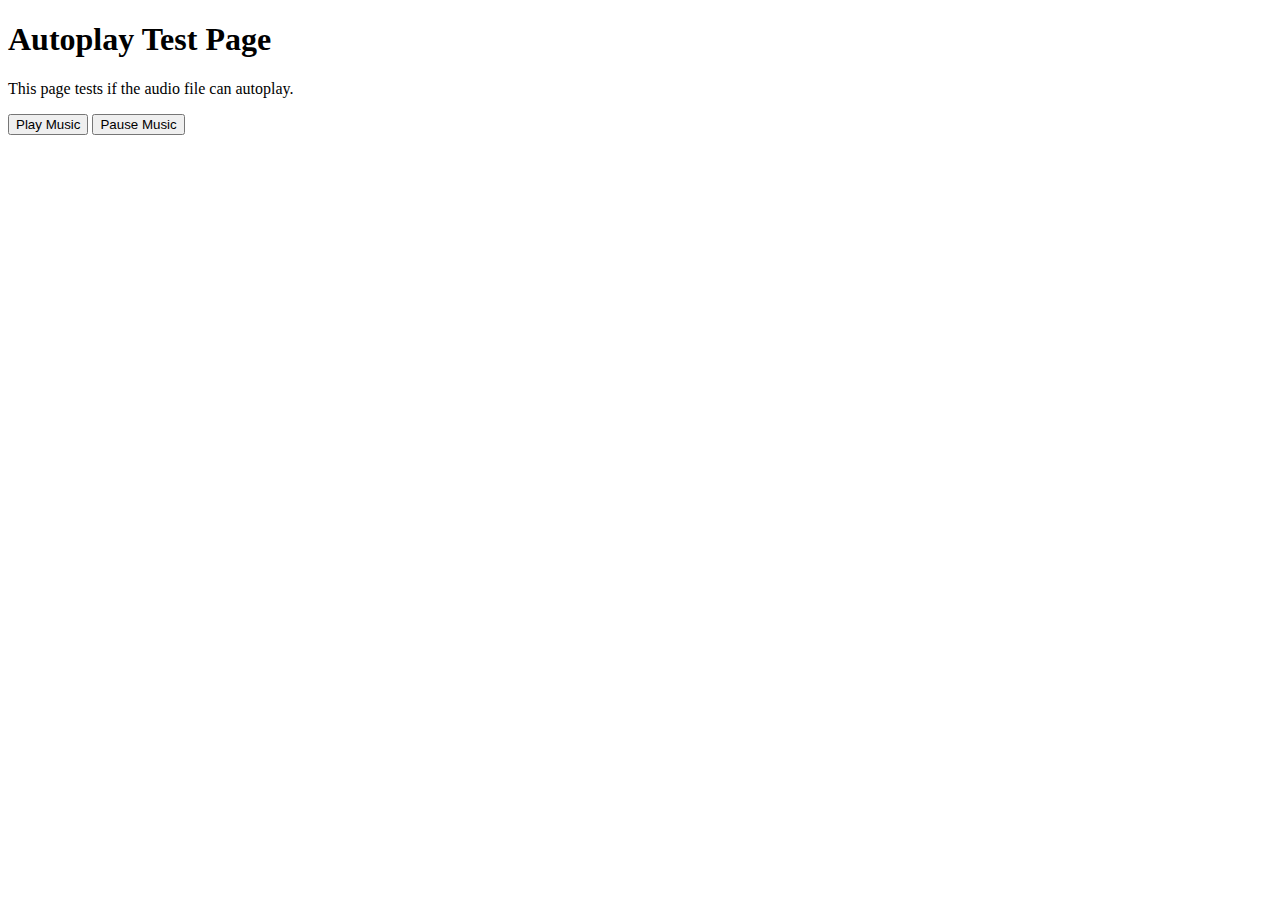
<file: Happy Birthday/autoplay-test.html>
<!DOCTYPE html>
<html lang="en">
<head>
    <meta charset="UTF-8">
    <meta name="viewport" content="width=device-width, initial-scale=1.0">
    <title>Autoplay Test</title>
</head>
<body>
    <h1>Autoplay Test Page</h1>
    <p>This page tests if the audio file can autoplay.</p>
    
    <audio id="background-music" src="music.mp3" loop></audio>
    
    <button id="play-btn">Play Music</button>
    <button id="pause-btn">Pause Music</button>
    
    <script>
        // Get audio element
        const audio = document.getElementById('background-music');
        
        // Add event listeners to buttons
        document.getElementById('play-btn').addEventListener('click', () => {
            audio.play().then(() => {
                console.log('Audio playing successfully');
            }).catch(err => {
                console.error('Error playing audio:', err);
            });
        });
        
        document.getElementById('pause-btn').addEventListener('click', () => {
            audio.pause();
            console.log('Audio paused');
        });
        
        // Try to autoplay when page loads
        window.addEventListener('load', () => {
            console.log('Attempting to autoplay...');
            audio.play().then(() => {
                console.log('Autoplay successful!');
            }).catch(err => {
                console.error('Autoplay failed:', err);
                console.log('User interaction required to play audio');
            });
        });
        
        // Alternative approach: try to play on first user interaction
        document.body.addEventListener('click', function playOnce() {
            console.log('User clicked - trying to play audio');
            audio.play().then(() => {
                console.log('Audio started after user interaction');
                // Remove the event listener after successful play
                document.body.removeEventListener('click', playOnce);
            }).catch(err => {
                console.error('Still failed to play after user interaction:', err);
            });
        });
    </script>
</body>
</html>
</file>
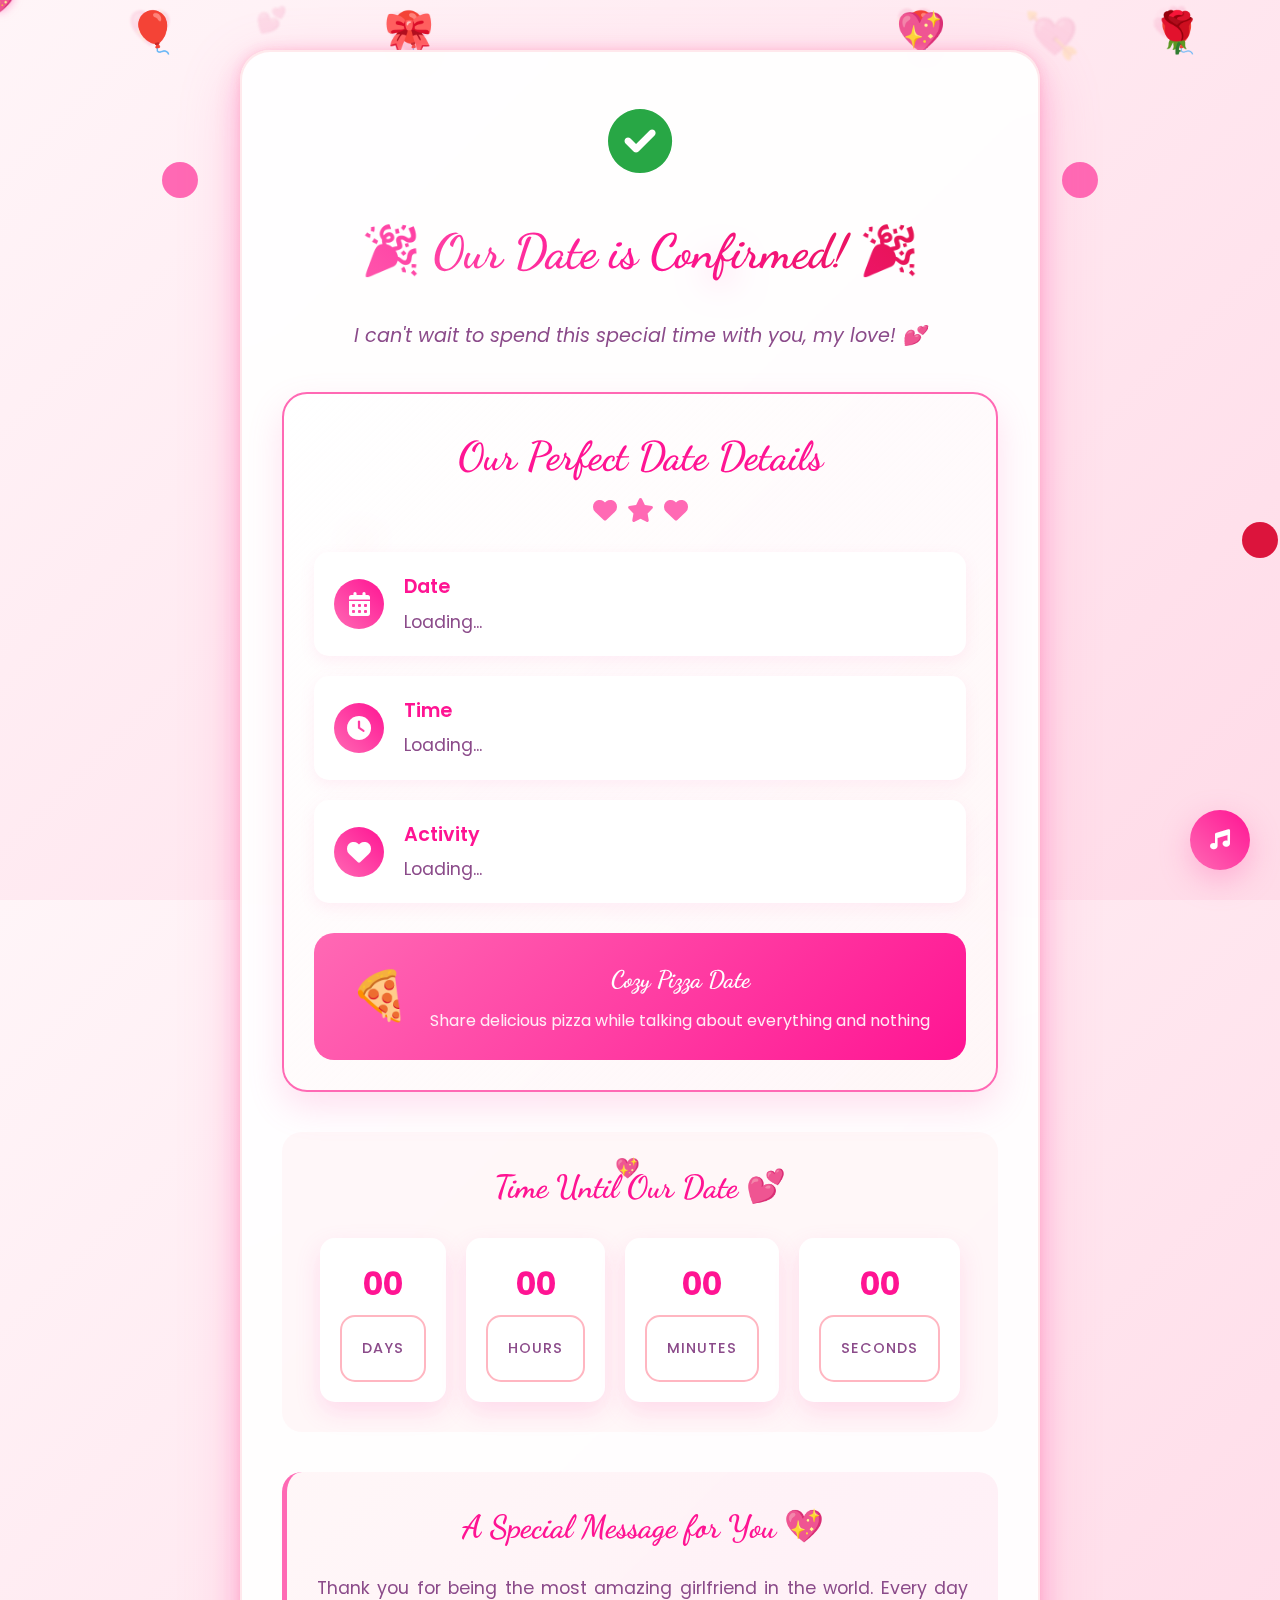
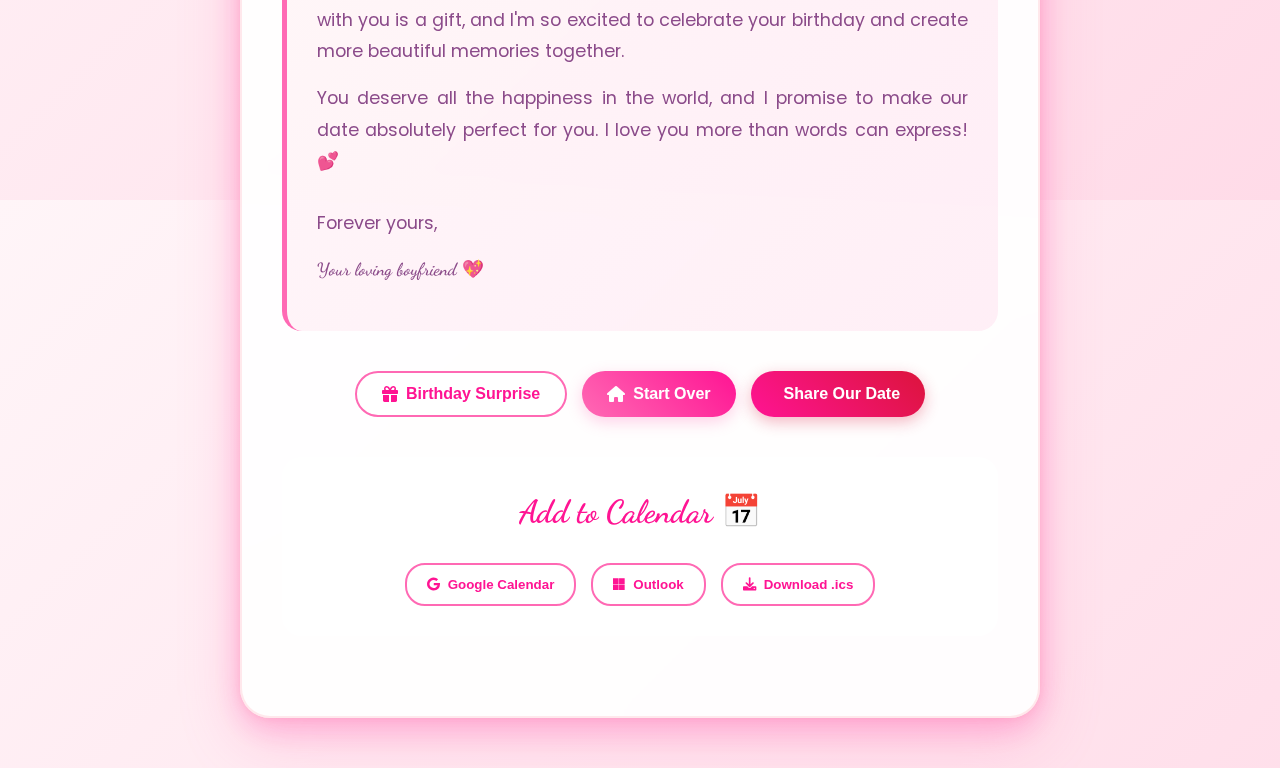
<file: Happy Birthday/confirmation.html>
<!DOCTYPE html>
<html lang="en">
<head>
    <meta charset="UTF-8">
    <meta name="viewport" content="width=device-width, initial-scale=1.0">
    <title>Our Date is Set! 💕</title>
    <link rel="stylesheet" href="styles.css">
    <link href="https://fonts.googleapis.com/css2?family=Dancing+Script:wght@400;600;700&family=Poppins:wght@300;400;500;600&display=swap" rel="stylesheet">
    <link rel="stylesheet" href="https://cdnjs.cloudflare.com/ajax/libs/font-awesome/6.0.0/css/all.min.css">
</head>
<body class="confirmation-page">
    <!-- Heart Trail Container -->
    <div id="heart-trail"></div>
    
    <!-- Background Animation -->
    <div class="floating-hearts">
        <div class="heart-bg heart-1">💖</div>
        <div class="heart-bg heart-2">💕</div>
        <div class="heart-bg heart-3">💗</div>
        <div class="heart-bg heart-4">💝</div>
        <div class="heart-bg heart-5">💘</div>
        <div class="heart-bg heart-6">💞</div>
    </div>

    <!-- Celebration Animation -->
    <div class="celebration">
        <div class="confetti"></div>
        <div class="balloons">
            <div class="balloon balloon-1">🎈</div>
            <div class="balloon balloon-2">🎈</div>
            <div class="balloon balloon-3">🎈</div>
            <div class="balloon balloon-4">🎈</div>
        </div>
    </div>

    <!-- Main Container -->
    <div class="container">
        <div class="confirmation-card">
            <!-- Header Section -->
            <div class="confirmation-header">
                <div class="success-icon">
                    <i class="fas fa-check-circle"></i>
                </div>
                <h1 class="page-title">
                    🎉 Our Date is Confirmed! 🎉
                </h1>
                <p class="confirmation-subtitle">
                    I can't wait to spend this special time with you, my love! 💕
                </p>
            </div>

            <!-- Date Card -->
            <div class="date-card">
                <div class="card-header">
                    <h2>Our Perfect Date Details</h2>
                    <div class="card-decoration">
                        <i class="fas fa-heart"></i>
                        <i class="fas fa-star"></i>
                        <i class="fas fa-heart"></i>
                    </div>
                </div>

                <div class="date-details">
                    <div class="detail-item">
                        <div class="detail-icon">
                            <i class="fas fa-calendar-alt"></i>
                        </div>
                        <div class="detail-content">
                            <h3>Date</h3>
                            <p id="confirmed-date">Loading...</p>
                        </div>
                    </div>

                    <div class="detail-item">
                        <div class="detail-icon">
                            <i class="fas fa-clock"></i>
                        </div>
                        <div class="detail-content">
                            <h3>Time</h3>
                            <p id="confirmed-time">Loading...</p>
                        </div>
                    </div>

                    <div class="detail-item">
                        <div class="detail-icon">
                            <i class="fas fa-heart"></i>
                        </div>
                        <div class="detail-content">
                            <h3>Activity</h3>
                            <p id="confirmed-activity">Loading...</p>
                        </div>
                    </div>

                    <div class="detail-item special-notes" id="notes-section" style="display: none;">
                        <div class="detail-icon">
                            <i class="fas fa-magic"></i>
                        </div>
                        <div class="detail-content">
                            <h3>Special Notes</h3>
                            <p id="confirmed-notes"></p>
                        </div>
                    </div>
                </div>

                <!-- Activity Preview -->
                <div class="activity-preview" id="activity-preview">
                    <div class="preview-content">
                        <div class="preview-icon" id="preview-icon">🍕</div>
                        <div class="preview-text">
                            <h4 id="preview-title">Cozy Pizza Date</h4>
                            <p id="preview-description">Share delicious pizza while talking about everything and nothing</p>
                        </div>
                    </div>
                </div>
            </div>

            <!-- Countdown Timer -->
            <div class="countdown-section">
                <h3>Time Until Our Date 💕</h3>
                <div class="countdown-timer" id="countdown">
                    <div class="time-unit">
                        <span class="time-number" id="days">00</span>
                        <span class="time-label">Days</span>
                    </div>
                    <div class="time-unit">
                        <span class="time-number" id="hours">00</span>
                        <span class="time-label">Hours</span>
                    </div>
                    <div class="time-unit">
                        <span class="time-number" id="minutes">00</span>
                        <span class="time-label">Minutes</span>
                    </div>
                    <div class="time-unit">
                        <span class="time-number" id="seconds">00</span>
                        <span class="time-label">Seconds</span>
                    </div>
                </div>
            </div>

            <!-- Love Message -->
            <div class="love-message">
                <div class="message-content">
                    <h3>A Special Message for You 💖</h3>
                    <p>
                        Thank you for being the most amazing girlfriend in the world. 
                        Every day with you is a gift, and I'm so excited to celebrate 
                        your birthday and create more beautiful memories together.
                    </p>
                    <p>
                        You deserve all the happiness in the world, and I promise to 
                        make our date absolutely perfect for you. I love you more 
                        than words can express! 💕
                    </p>
                    <div class="signature">
                        <p>Forever yours,</p>
                        <p class="signature-name">Your loving boyfriend 💖</p>
                    </div>
                </div>
            </div>

            <!-- Action Buttons -->
            <div class="action-buttons">
                <button class="action-btn secondary" onclick="location.href='birthday.html'">
                    <i class="fas fa-gift"></i>
                    <span>Birthday Surprise</span>
                </button>
                <button class="action-btn primary" onclick="location.href='index.html'">
                    <i class="fas fa-home"></i>
                    <span>Start Over</span>
                </button>
                <button class="action-btn special" onclick="shareDate()">
                    <i class="fas fa-share-heart"></i>
                    <span>Share Our Date</span>
                </button>
            </div>

            <!-- Calendar Integration -->
            <div class="calendar-section">
                <h3>Add to Calendar 📅</h3>
                <div class="calendar-buttons">
                    <button class="calendar-btn" onclick="addToGoogleCalendar()">
                        <i class="fab fa-google"></i>
                        <span>Google Calendar</span>
                    </button>
                    <button class="calendar-btn" onclick="addToOutlook()">
                        <i class="fab fa-microsoft"></i>
                        <span>Outlook</span>
                    </button>
                    <button class="calendar-btn" onclick="downloadICS()">
                        <i class="fas fa-download"></i>
                        <span>Download .ics</span>
                    </button>
                </div>
            </div>
        </div>
    </div>

    <!-- Audio Element -->
    <audio id="birthday-song" loop preload="auto">
        <source src="music.mp3" type="audio/mpeg">
        <source src="music-copy.mp3" type="audio/mpeg">
        Your browser does not support the audio element.
    </audio>

    <!-- Music Control -->
    <div class="music-control">
        <button id="music-toggle" class="music-btn">
            <i class="fas fa-music"></i>
        </button>
    </div>

    <!-- Share Modal -->
    <div class="modal" id="share-modal">
        <div class="modal-content">
            <span class="close" onclick="closeShareModal()">&times;</span>
            <h3>Share Our Special Date 💕</h3>
            <div class="share-options">
                <button class="share-btn" onclick="shareToWhatsApp()">
                    <i class="fab fa-whatsapp"></i>
                    <span>WhatsApp</span>
                </button>
                <button class="share-btn" onclick="shareToFacebook()">
                    <i class="fab fa-facebook"></i>
                    <span>Facebook</span>
                </button>
                <button class="share-btn" onclick="shareToTwitter()">
                    <i class="fab fa-twitter"></i>
                    <span>Twitter</span>
                </button>
                <button class="share-btn" onclick="copyLink()">
                    <i class="fas fa-link"></i>
                    <span>Copy Link</span>
                </button>
            </div>
        </div>
    </div>

    <!-- Floating Message -->
    <div class="floating-message" id="floating-message">
        <i class="fas fa-heart"></i> Our special date is set! <i class="fas fa-heart"></i>
    </div>

    <script src="script.js"></script>
</body>
</html>
</file>
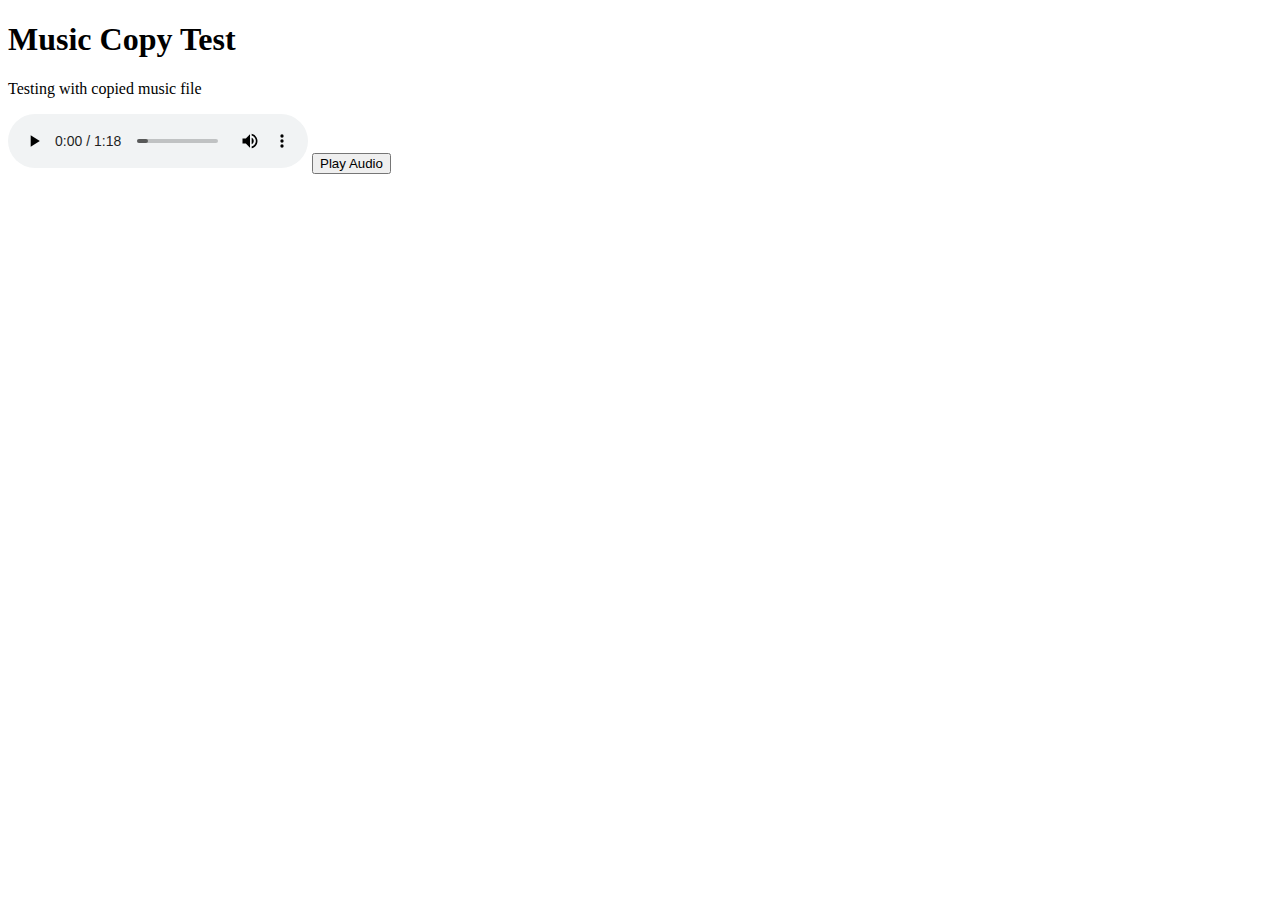
<file: Happy Birthday/copy-test.html>
<!DOCTYPE html>
<html lang="en">
<head>
    <meta charset="UTF-8">
    <meta name="viewport" content="width=device-width, initial-scale=1.0">
    <title>Copy Test</title>
</head>
<body>
    <h1>Music Copy Test</h1>
    <p>Testing with copied music file</p>
    
    <audio controls>
        <source src="music-copy.mp3" type="audio/mpeg">
        Your browser does not support the audio element.
    </audio>
    
    <button id="playBtn">Play Audio</button>
    
    <script>
        const audio = document.querySelector('audio');
        
        document.getElementById('playBtn').addEventListener('click', () => {
            audio.play().then(() => {
                console.log('Audio playing successfully');
            }).catch(err => {
                console.error('Error playing audio:', err);
            });
        });
        
        // Log when audio is loaded
        audio.addEventListener('loadeddata', () => {
            console.log('Audio loaded successfully');
        });
        
        // Log errors
        audio.addEventListener('error', (e) => {
            console.error('Audio error:', e);
        });
    </script>
</body>
</html>
</file>
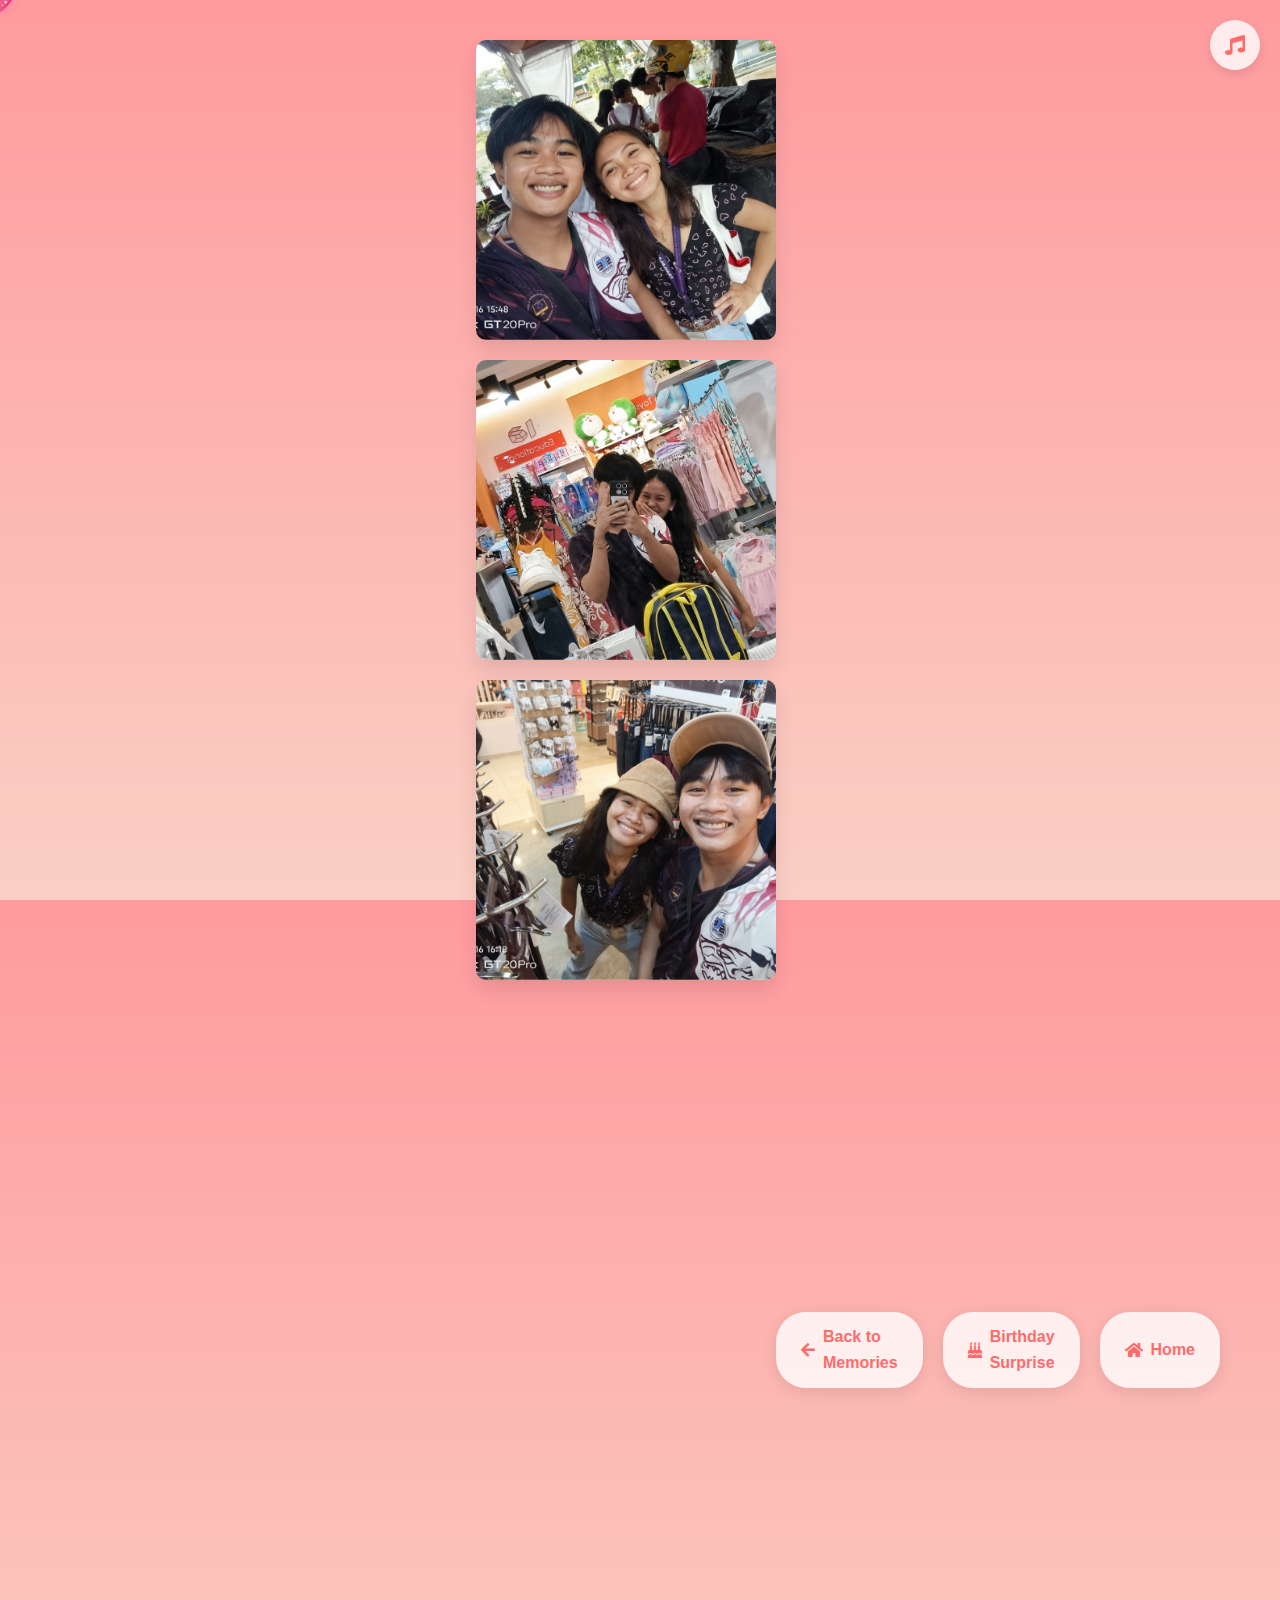
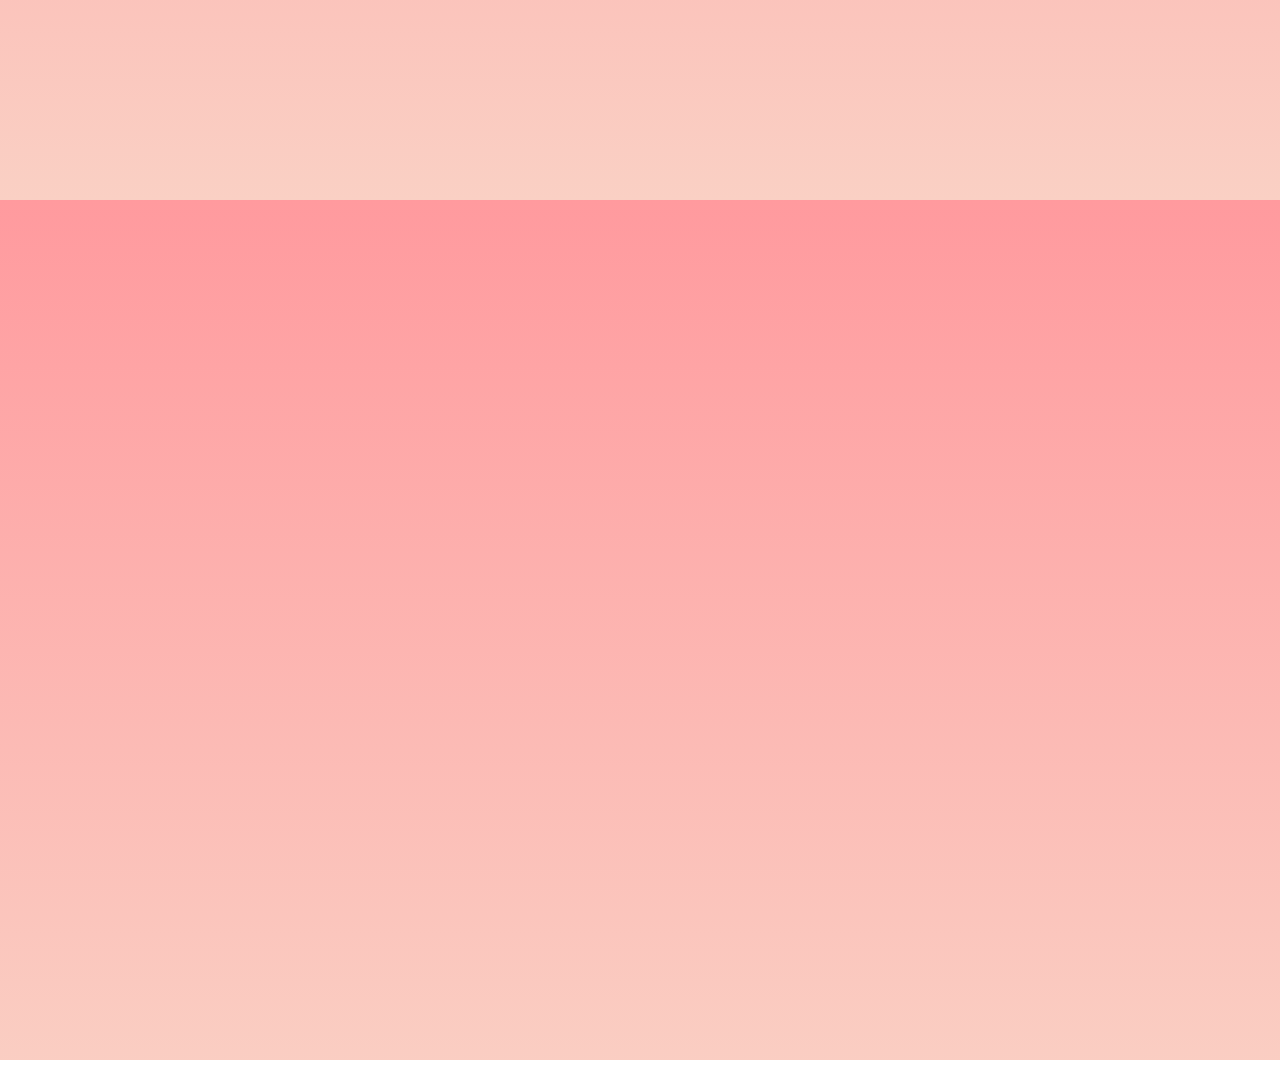
<file: Happy Birthday/gallery.html>
<!DOCTYPE html>
<html lang="en">
<head>
    <meta charset="UTF-8">
    <meta name="viewport" content="width=device-width, initial-scale=1.0">
    <title>Our Photo Gallery</title>
    <link rel="stylesheet" href="styles.css">
    <link rel="stylesheet" href="https://cdnjs.cloudflare.com/ajax/libs/font-awesome/5.15.3/css/all.min.css">
    <link href="https://unpkg.com/aos@2.3.1/dist/aos.css" rel="stylesheet">
    <style>
        body {
            background: linear-gradient(to bottom, #ff9a9e, #fad0c4);
            font-family: 'Arial', sans-serif;
            color: #333;
            overflow-x: hidden;
        }
        
        .container {
            max-width: 1200px;
            margin: 0 auto;
            padding: 20px;
        }
        
        .header {
            text-align: center;
            margin-bottom: 40px;
        }
        
        .header h1 {
            font-size: 3rem;
            color: #fff;
            text-shadow: 2px 2px 4px rgba(0, 0, 0, 0.2);
            margin-bottom: 10px;
        }
        
        .header p {
            font-size: 1.2rem;
            color: #fff;
            max-width: 800px;
            margin: 0 auto;
        }
        
        .gallery {
            display: grid;
            grid-template-columns: repeat(auto-fill, minmax(300px, 1fr));
            gap: 20px;
            margin-bottom: 40px;
        }
        
        .gallery-item {
            position: relative;
            border-radius: 10px;
            overflow: hidden;
            box-shadow: 0 10px 20px rgba(0, 0, 0, 0.1);
            transition: transform 0.3s ease, box-shadow 0.3s ease;
        }
        
        .gallery-item:hover {
            transform: translateY(-10px);
            box-shadow: 0 15px 30px rgba(0, 0, 0, 0.2);
        }
        
        .gallery-item img {
            width: 100%;
            height: 300px;
            object-fit: cover;
            display: block;
        }
        
        .gallery-caption {
            position: absolute;
            bottom: 0;
            left: 0;
            right: 0;
            background: rgba(255, 255, 255, 0.9);
            padding: 15px;
            transform: translateY(100%);
            transition: transform 0.3s ease;
        }
        
        .gallery-item:hover .gallery-caption {
            transform: translateY(0);
        }
        
        .gallery-caption h3 {
            margin: 0 0 5px;
            color: #ff6b6b;
            font-size: 1.2rem;
        }
        
        .gallery-caption p {
            margin: 0;
            color: #666;
            font-size: 0.9rem;
        }
        
        .navigation-buttons {
            display: flex;
            justify-content: center;
            gap: 20px;
            margin-top: 40px;
        }
        
        .nav-button {
            padding: 12px 25px;
            background: rgba(255, 255, 255, 0.8);
            border-radius: 30px;
            color: #ff6b6b;
            text-decoration: none;
            font-weight: bold;
            box-shadow: 0 4px 15px rgba(0, 0, 0, 0.1);
            transition: all 0.3s ease;
            display: inline-flex;
            align-items: center;
            gap: 8px;
        }
        
        .nav-button:hover {
            background: #ff6b6b;
            color: white;
            transform: translateY(-3px);
        }
        
        /* Heart trail effect */
        .heart-trail {
            position: fixed;
            width: 100%;
            height: 100%;
            top: 0;
            left: 0;
            pointer-events: none;
            z-index: 100;
        }
        
        .floating-heart {
            position: absolute;
            font-size: 20px;
            color: #ff6b6b;
            pointer-events: none;
            animation: float-up 4s ease-in-out infinite;
            opacity: 0;
        }
        
        @keyframes float-up {
            0% {
                transform: translateY(0) rotate(0deg);
                opacity: 0;
            }
            10% {
                opacity: 1;
            }
            90% {
                opacity: 1;
            }
            100% {
                transform: translateY(-100vh) rotate(360deg);
                opacity: 0;
            }
        }
        
        /* Music control button */
        .music-control {
            position: fixed;
            top: 20px;
            right: 20px;
            z-index: 1000;
            background: rgba(255, 255, 255, 0.8);
            border-radius: 50%;
            width: 50px;
            height: 50px;
            display: flex;
            justify-content: center;
            align-items: center;
            cursor: pointer;
            box-shadow: 0 4px 10px rgba(0, 0, 0, 0.1);
            transition: all 0.3s ease;
        }
        
        .music-control i {
            color: #ff6b6b;
            font-size: 20px;
        }
        
        .music-control:hover {
            transform: scale(1.1);
        }
    </style>
</head>
<body>
    <!-- Heart Trail Effect -->
    <div class="heart-trail"></div>
    
    <!-- Music Control -->
    <div class="music-control" onclick="toggleMusic()">
        <i class="fas fa-music" id="music-icon"></i>
    </div>
    
    <!-- Audio Element -->
    <audio id="bgMusic" loop>
        <source src="music.mp3" type="audio/mpeg">
        <source src="music-copy.mp3" type="audio/mpeg">
        Your browser does not support the audio element.
    </audio>
    
    <div class="container">
        <div class="header" data-aos="fade-down">
            <h1>Our Beautiful Memories</h1>
            <p>Every moment with you is a treasure I hold dear to my heart. Here are some of our special moments together.</p>
        </div>
        
        <div class="gallery">
            <div class="gallery-item" data-aos="fade-up" data-aos-delay="100">
                <img src="seconddate.jpg" alt="Second Date">
                <div class="gallery-caption">
                    <h3>Our Second Date</h3>
                    <p>We didn't take pictures on our first date, but this one is special 💕</p>
                </div>
            </div>
            
            <div class="gallery-item" data-aos="fade-up" data-aos-delay="200">
                <img src="seconddate2.jpg" alt="Beautiful Memories">
                <div class="gallery-caption">
                    <h3>Beautiful Memories</h3>
                    <p>Creating unforgettable moments together 🌍</p>
                </div>
            </div>
            
            <div class="gallery-item" data-aos="fade-up" data-aos-delay="300">
                <img src="seconddate3.jpg" alt="Perfect Moments">
                <div class="gallery-caption">
                    <h3>Perfect Moments</h3>
                    <p>When time stands still for love 💖</p>
                </div>
            </div>
            
            <div class="gallery-item" data-aos="fade-up" data-aos-delay="400">
                <img src="seconddate4.jpg" alt="Cherished Times">
                <div class="gallery-caption">
                    <h3>Cherished Times</h3>
                    <p>Every second with you is a blessing 💖</p>
                </div>
            </div>
            
            <div class="gallery-item" data-aos="fade-up" data-aos-delay="500">
                <img src="memories.jpg" alt="Special Memories">
                <div class="gallery-caption">
                    <h3>Special Memories</h3>
                    <p>Moments that will last forever in my heart ❤️</p>
                </div>
            </div>
            
            <div class="gallery-item" data-aos="fade-up" data-aos-delay="600">
                <img src="memories1.jpg" alt="Precious Times">
                <div class="gallery-caption">
                    <h3>Precious Times</h3>
                    <p>Every moment with you is a treasure 💎</p>
                </div>
            </div>
            
            <div class="gallery-item" data-aos="fade-up" data-aos-delay="700">
                <img src="memories2.jpg" alt="Unforgettable Days">
                <div class="gallery-caption">
                    <h3>Unforgettable Days</h3>
                    <p>Days filled with laughter and love 🥰</p>
                </div>
            </div>
            
            <div class="gallery-item" data-aos="fade-up" data-aos-delay="800">
                <img src="memories3.jpg" alt="Loving Moments">
                <div class="gallery-caption">
                    <h3>Loving Moments</h3>
                    <p>Building our story one moment at a time ✨</p>
                </div>
            </div>
        </div>
        
        <div class="navigation-buttons">
            <a href="memories.html" class="nav-button">
                <i class="fas fa-arrow-left"></i> Back to Memories
            </a>
            <a href="birthday.html" class="nav-button">
                <i class="fas fa-birthday-cake"></i> Birthday Surprise
            </a>
            <a href="index.html" class="nav-button">
                <i class="fas fa-home"></i> Home
            </a>
        </div>
    </div>
    
    <!-- Scripts -->
    <script src="https://unpkg.com/aos@2.3.1/dist/aos.js"></script>
    <script>
        // Initialize AOS
        AOS.init({
            duration: 800,
            easing: 'ease-in-out',
            once: true
        });
        
        // Heart trail effect
        document.addEventListener('mousemove', function(e) {
            createHeart(e.clientX, e.clientY);
        });
        
        function createHeart(x, y) {
            if (Math.random() > 0.9) { // Only create hearts occasionally
                const heart = document.createElement('div');
                heart.className = 'floating-heart';
                heart.innerHTML = '❤';
                heart.style.left = x + 'px';
                heart.style.top = y + 'px';
                heart.style.animationDuration = (3 + Math.random() * 3) + 's';
                document.querySelector('.heart-trail').appendChild(heart);
                
                // Remove heart after animation completes
                setTimeout(() => {
                    heart.remove();
                }, 6000);
            }
        }
        
        // Randomly create floating hearts
        setInterval(() => {
            const x = Math.random() * window.innerWidth;
            const y = window.innerHeight;
            createHeart(x, y);
        }, 300);
        
        // Music control
        let isMusicPlaying = false;
        const bgMusic = document.getElementById('bgMusic');
        
        function toggleMusic() {
            const musicIcon = document.getElementById('music-icon');
            if (isMusicPlaying) {
                bgMusic.pause();
                musicIcon.className = 'fas fa-music';
            } else {
                bgMusic.play();
                musicIcon.className = 'fas fa-pause';
            }
            isMusicPlaying = !isMusicPlaying;
        }
        
        // Play music automatically when page loads
        window.addEventListener('load', function() {
            // Try to play music (may be blocked by browser)
            const playPromise = bgMusic.play();
            
            if (playPromise !== undefined) {
                playPromise.then(_ => {
                    // Automatic playback started
                    isMusicPlaying = true;
                    document.getElementById('music-icon').className = 'fas fa-pause';
                }).catch(error => {
                    // Auto-play was prevented
                    isMusicPlaying = false;
                });
            }
        });
    </script>
</body>
</html>
</file>
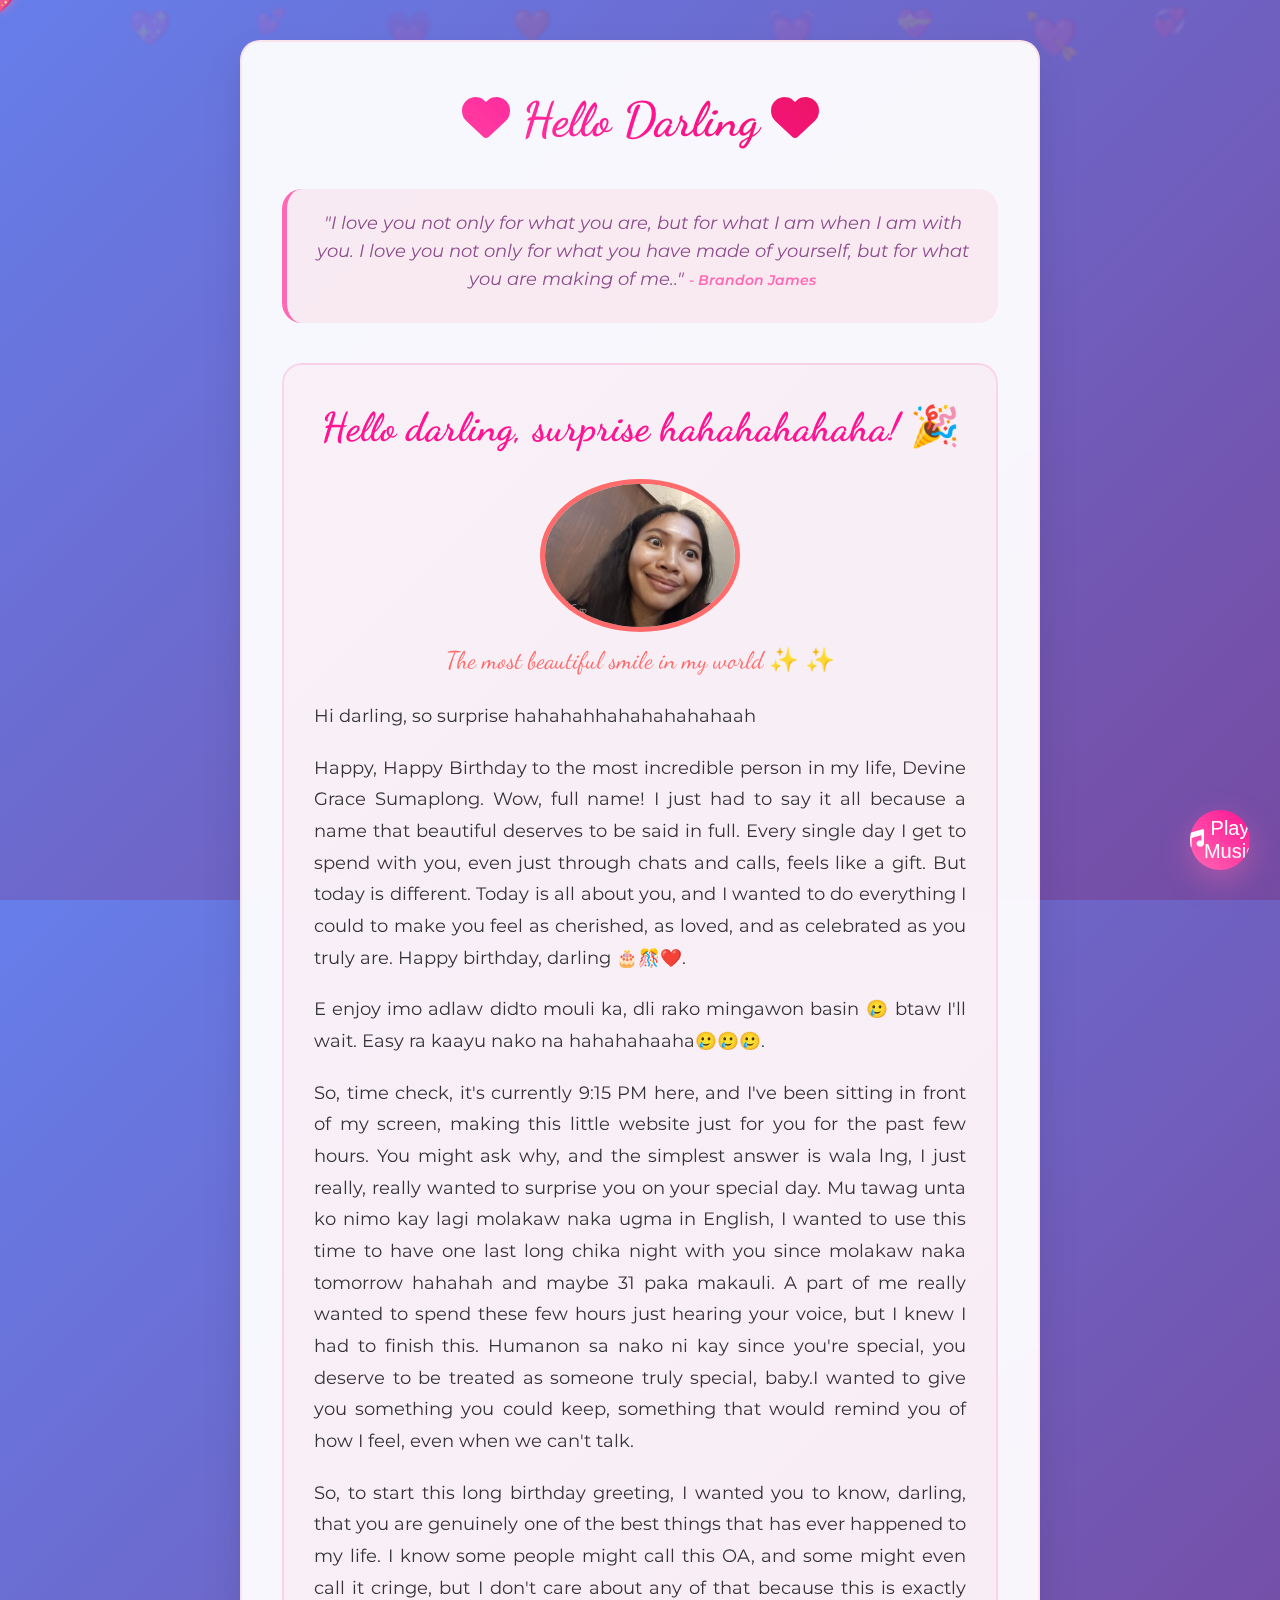
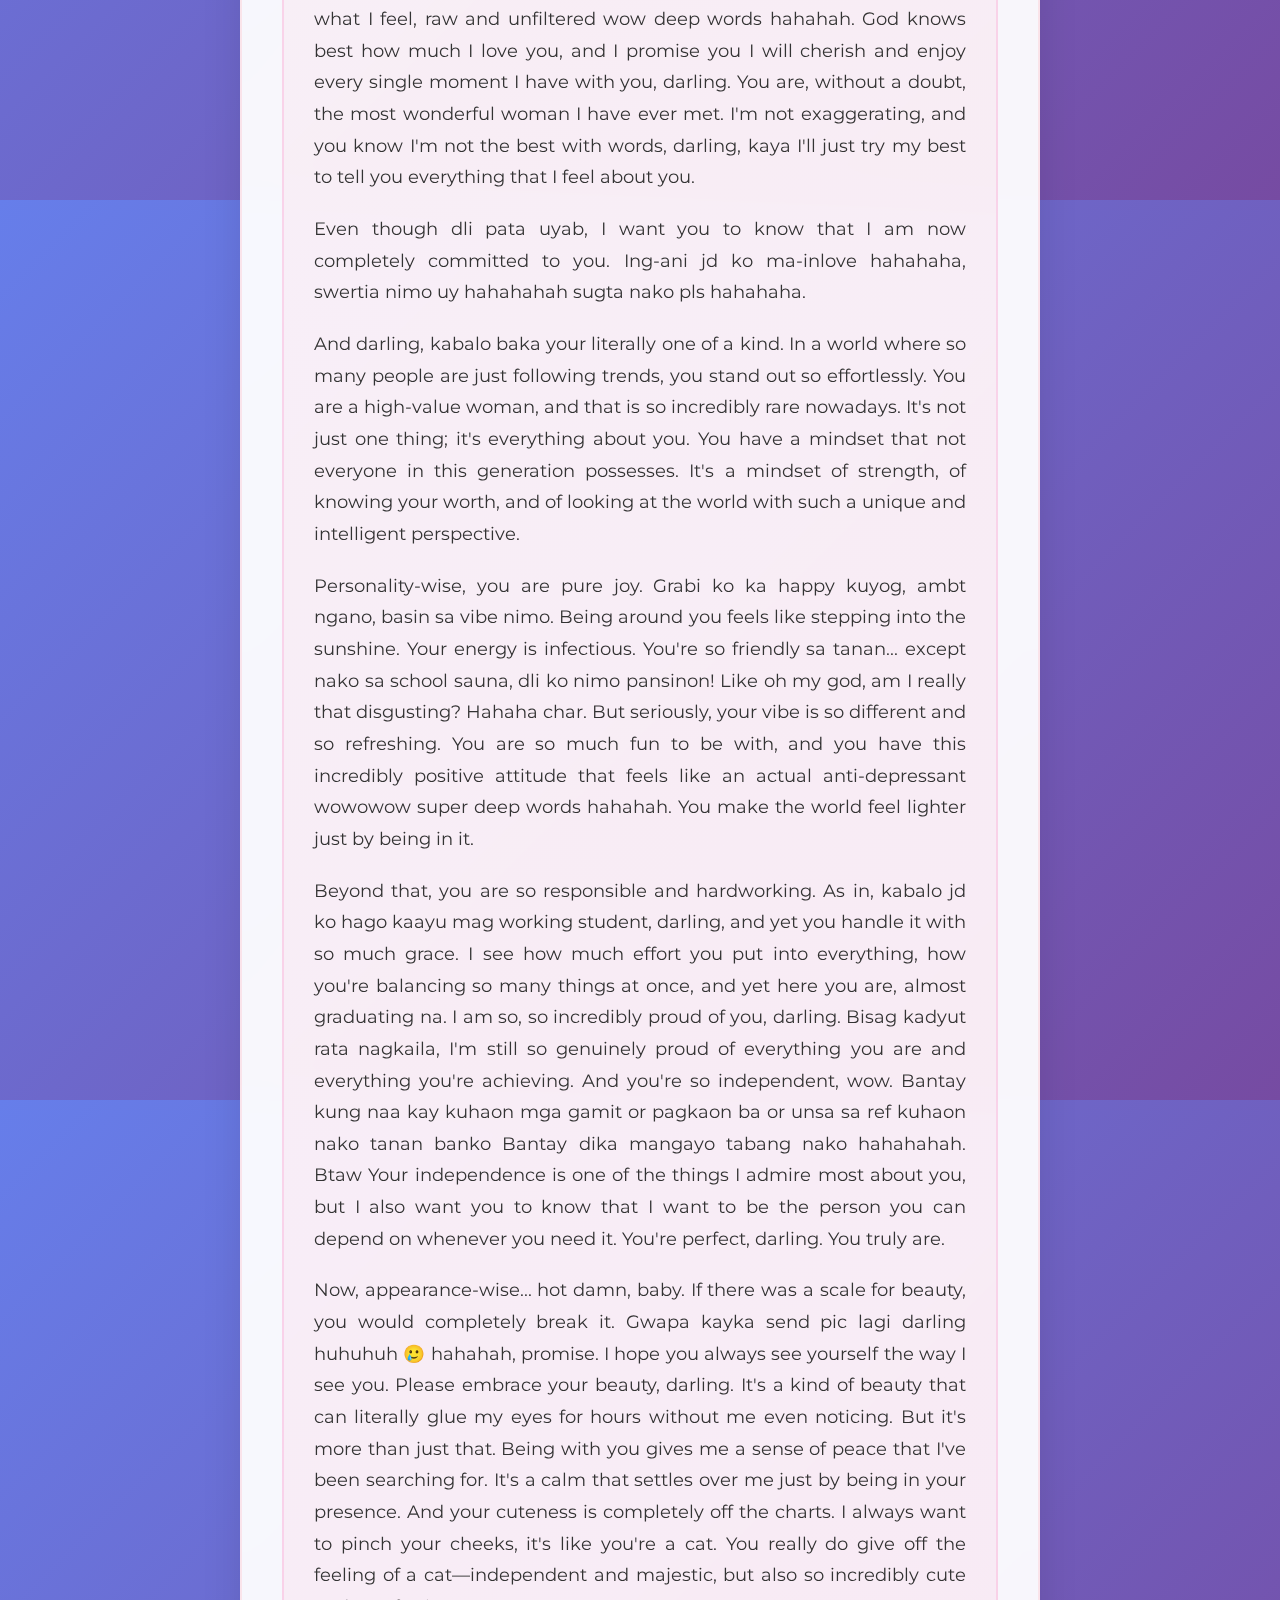
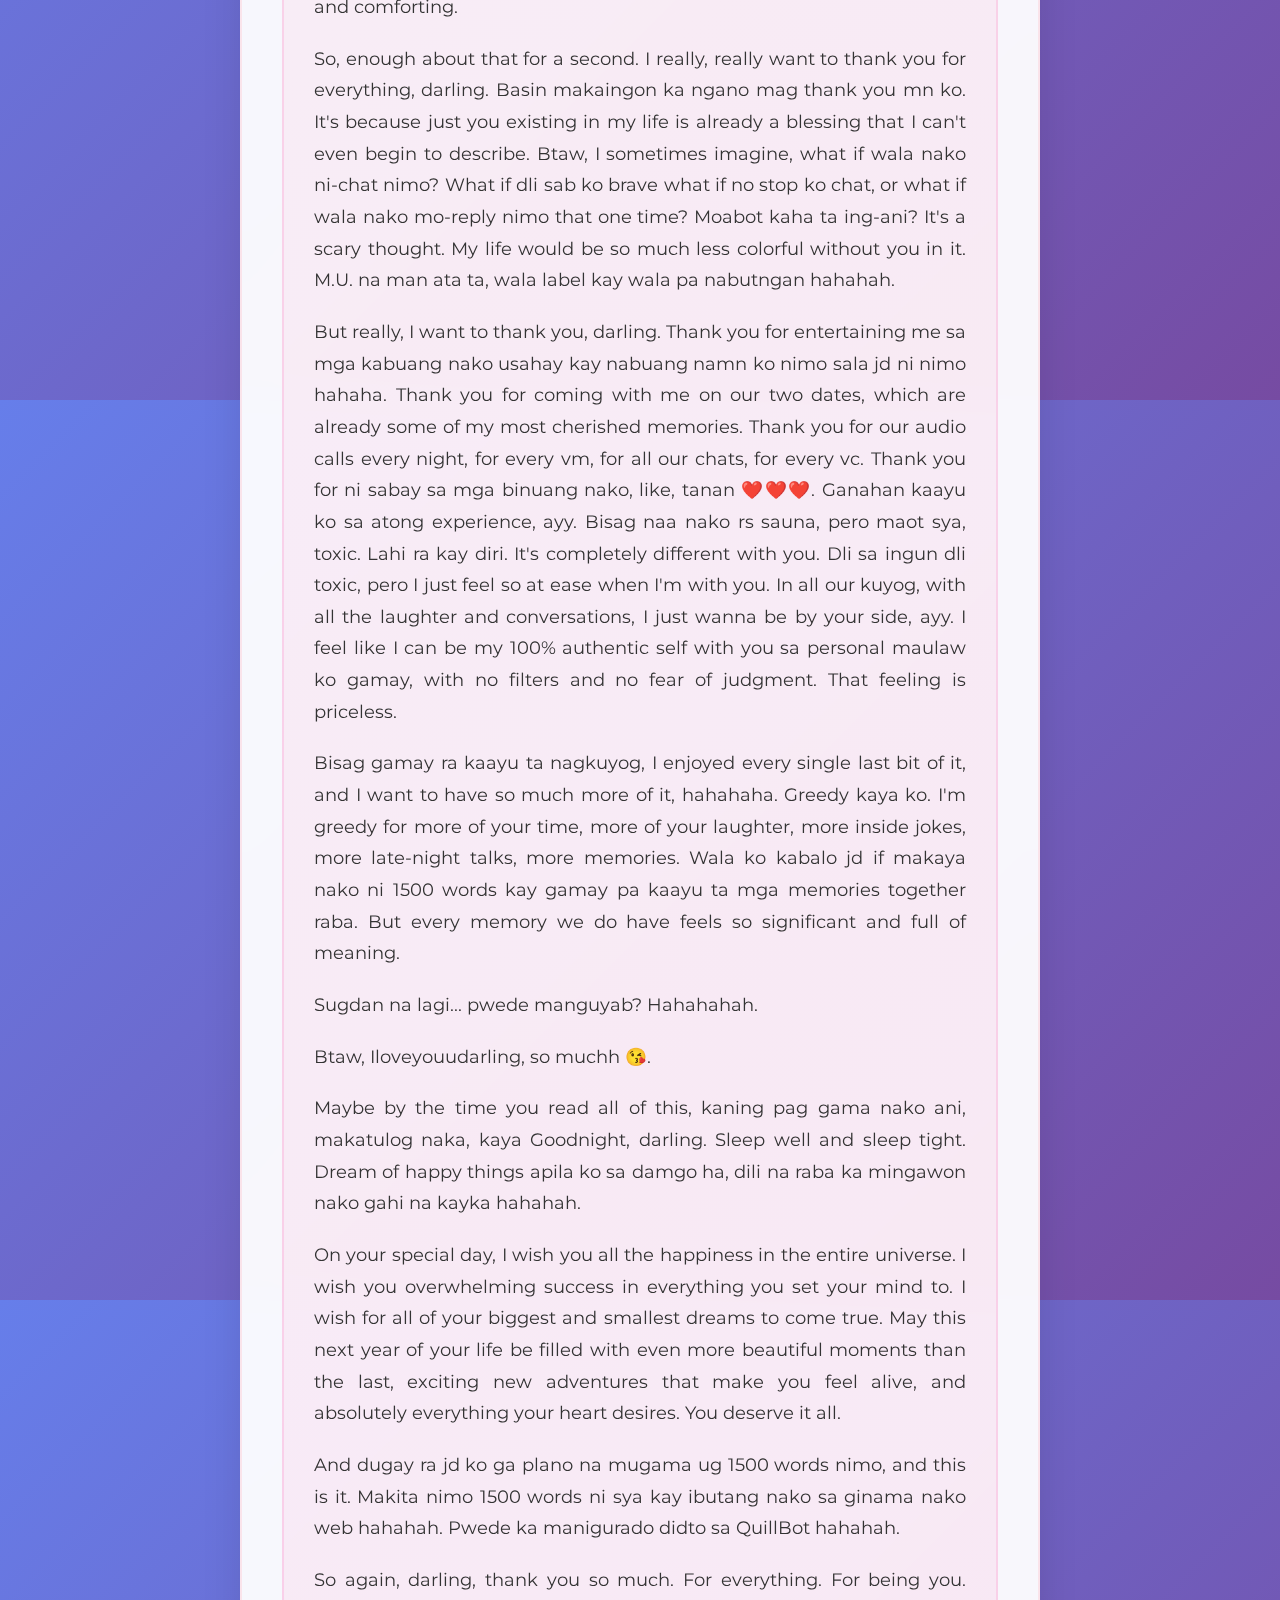
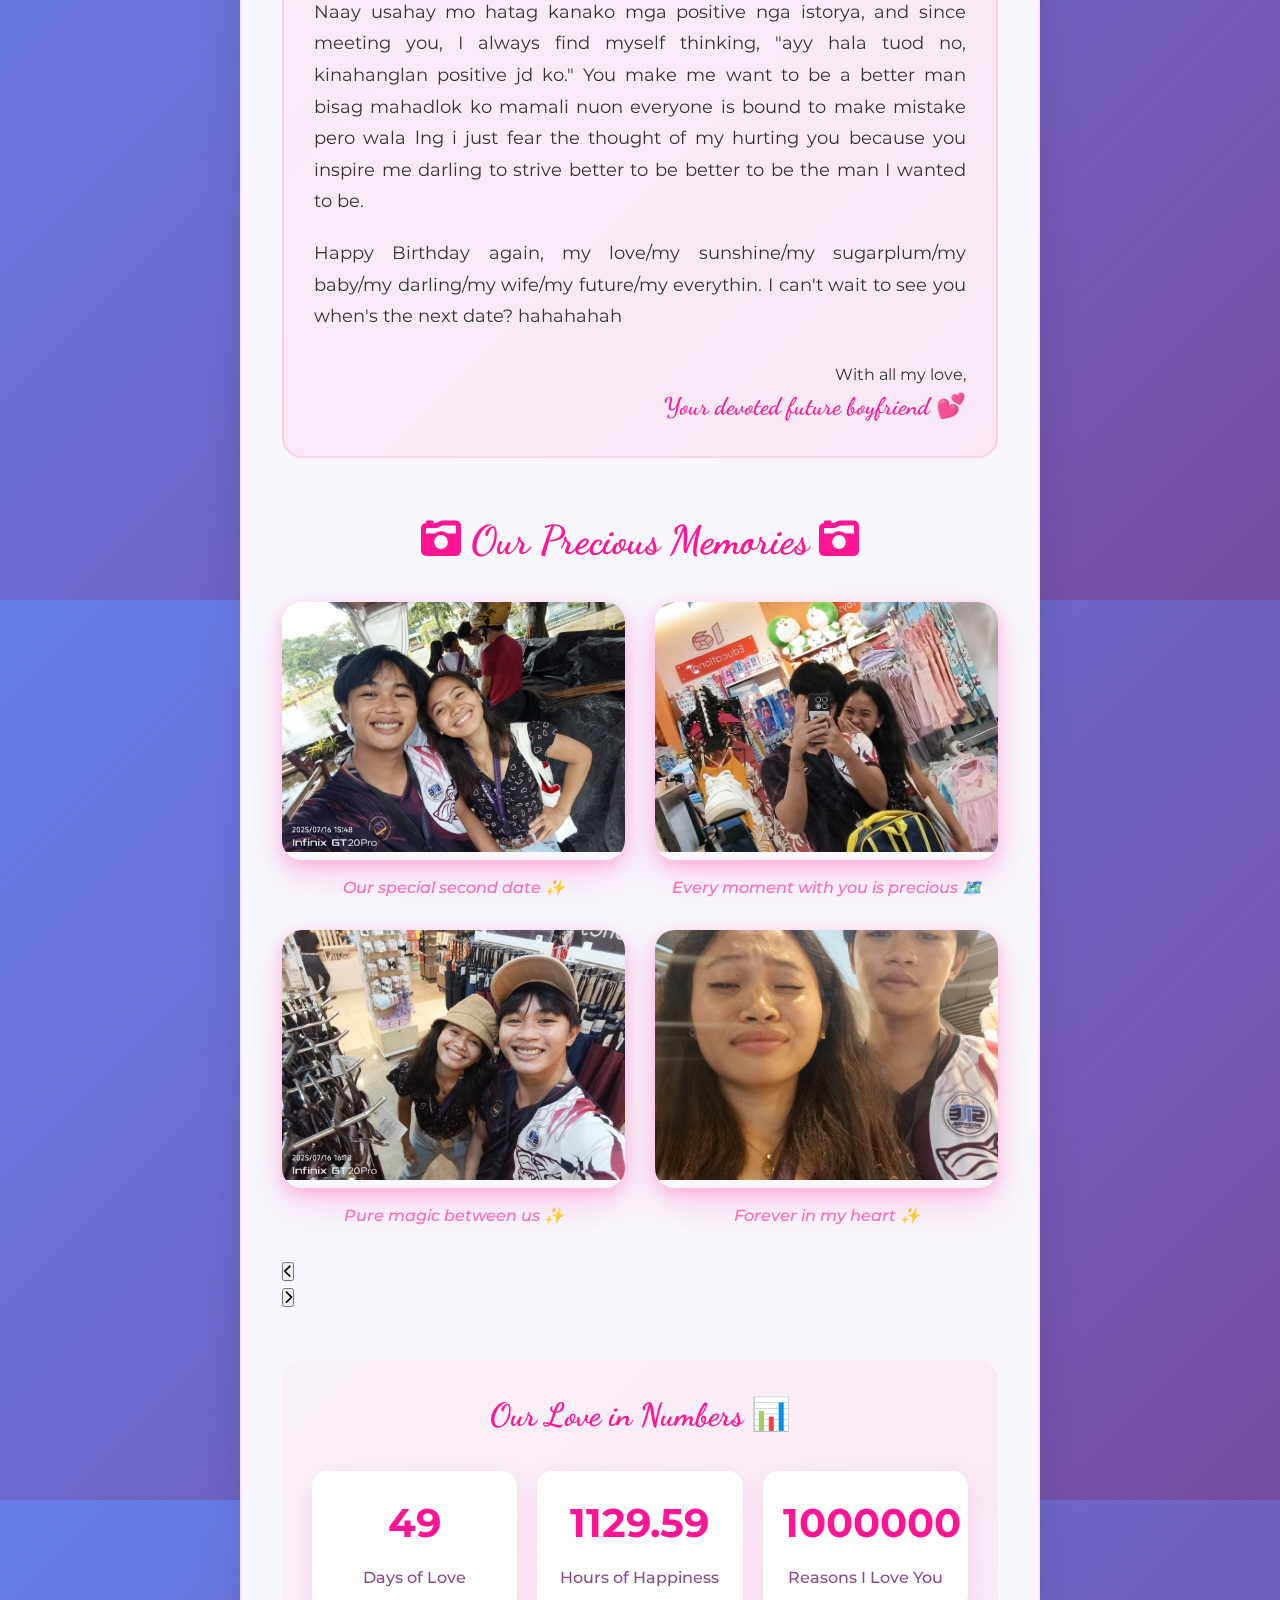
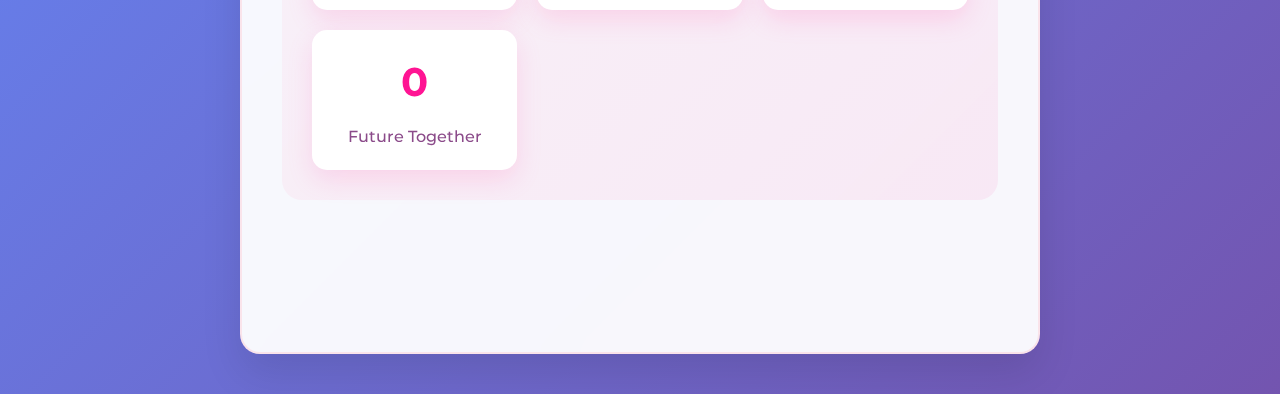
<file: Happy Birthday/memories.html>
<!DOCTYPE html>
<html lang="en">
<head>
    <meta charset="UTF-8">
    <meta name="viewport" content="width=device-width, initial-scale=1.0">
    <title>Our Memories ❤️</title>
    <link rel="stylesheet" href="styles.css">
    <link href="https://fonts.googleapis.com/css2?family=Dancing+Script:wght@400;600;700&family=Poppins:wght@300;400;500;600&family=Montserrat:wght@300;400;500;600&display=swap" rel="stylesheet" media="print" onload="this.media='all'">
    <link rel="stylesheet" href="https://cdnjs.cloudflare.com/ajax/libs/font-awesome/6.0.0/css/all.min.css" media="print" onload="this.media='all'">
    <style>
        /* Critical CSS for immediate loading */
        .memories-page { background: linear-gradient(135deg, #667eea 0%, #764ba2 100%); min-height: 100vh; }
        .container { max-width: 1200px; margin: 0 auto; padding: 20px; }
        .memories-card { background: rgba(255, 255, 255, 0.95); border-radius: 20px; padding: 40px; box-shadow: 0 20px 40px rgba(0,0,0,0.1); }
        .page-title { text-align: center; font-size: 3rem; color: #ff1493; margin-bottom: 30px; }
        .message-text { font-size: 1.1rem; line-height: 1.8; margin-bottom: 20px; color: #333; }
        .message-title { font-size: 2.5rem; text-align: center; color: #ff1493; margin-bottom: 20px; }
        .loading-spinner { display: none; }
        
        /* Mobile responsive critical styles */
        @media (max-width: 768px) {
            .container { padding: 25px 20px; margin: 20px; }
            .memories-card { padding: 20px; margin: 10px; }
            .page-title { font-size: 2rem; color: #ff1493 !important; }
            .message-title { font-size: 2rem; color: #ff1493 !important; }
            .message-text { font-size: 1rem; line-height: 1.6; color: #333 !important; text-align: left; }
        }
        
        @media (max-width: 480px) {
            .container { padding: 20px 15px; margin: 15px; }
            .memories-card { padding: 25px 20px; }
            .page-title { font-size: 1.8rem; color: #ff1493 !important; }
            .message-title { font-size: 1.8rem; color: #ff1493 !important; }
            .message-text { font-size: 0.95rem; line-height: 1.5; color: #333 !important; text-align: left; }
        }
    </style>
</head>
<body class="memories-page">
    <!-- Heart Trail Container -->
    <div id="heart-trail"></div>
    
    <!-- Background Animation -->
    <div class="floating-hearts">
        <div class="heart-bg heart-1">💖</div>
        <div class="heart-bg heart-2">💕</div>
        <div class="heart-bg heart-3">💗</div>
        <div class="heart-bg heart-4">💝</div>
        <div class="heart-bg heart-5">💘</div>
        <div class="heart-bg heart-6">💞</div>
        <div class="heart-bg heart-7">❤️</div>
        <div class="heart-bg heart-8">💓</div>
    </div>
    
    <!-- Loading Indicator -->
    <div id="loading-indicator" style="position: fixed; top: 50%; left: 50%; transform: translate(-50%, -50%); color: white; font-size: 1.2rem; z-index: 1000;">
        <div style="text-align: center;">
            <div style="border: 3px solid rgba(255,255,255,0.3); border-top: 3px solid #ff6b6b; border-radius: 50%; width: 40px; height: 40px; animation: spin 1s linear infinite; margin: 0 auto 10px;"></div>
            Loading your memories...
        </div>
    </div>
    <style>
        @keyframes spin {
            0% { transform: rotate(0deg); }
            100% { transform: rotate(360deg); }
        }
    </style>

    <!-- Main Container -->
    <div class="container">
        <div class="memories-card">
            <!-- Header Section -->
            <div class="memories-header">
                <h1 class="page-title">
                    <i class="fas fa-heart"></i>
                    Hello Darling
                    <i class="fas fa-heart"></i>
                </h1>
                <div class="romantic-quote">
                    <blockquote>
                        "I love you not only for what you are, but for what I am when I am with you. I love you not only for what you have made of yourself, but for what you are making of me.."
                        <cite>- Brandon James </cite>
                    </blockquote>
                </div>
            </div>

            <!-- Romantic Message Section -->
            <div class="romantic-message">
                <div class="message-container">
                    <h2 class="message-title">Hello darling, surprise hahahahahaha! 🎉</h2>
                    <div class="profile-image-container" style="text-align: center; margin: 20px auto;">
                        <img src="placeholder-photo.jpg" alt="Beautiful smile" style="border-radius: 50%; border: 5px solid #ff6b6b; max-width: 200px; display: block; margin: 0 auto;">
                        <p style="color: #ff6b6b; font-family: 'Dancing Script', cursive; font-size: 1.5rem; margin-top: 10px;">The most beautiful smile in my world ✨ ✨</p>
                    </div>
                    <div class="message-content">
                        <p class="message-text">
                            Hi darling, so surprise hahahahhahahahahahaah
                        </p>
                        <p class="message-text">
                            Happy, Happy Birthday to the most incredible person in my life, Devine Grace Sumaplong. Wow, full name! I just had to say it all because a name that beautiful deserves to be said in full. Every single day I get to spend with you, even just through chats and calls, feels like a gift. But today is different. Today is all about you, and I wanted to do everything I could to make you feel as cherished, as loved, and as celebrated as you truly are. Happy birthday, darling 🎂🎊❤️.
                        </p>
                        <p class="message-text">
                            E enjoy imo adlaw didto mouli ka, dli rako mingawon basin 🥲 btaw I'll wait. Easy ra kaayu nako na hahahahaaha🥲🥲🥲.
                        </p>
                        <p class="message-text">
                            So, time check, it's currently 9:15 PM here, and I've been sitting in front of my screen, making this little website just for you for the past few hours. You might ask why, and the simplest answer is wala lng, I just really, really wanted to surprise you on your special day. Mu tawag unta ko nimo kay lagi molakaw naka ugma in English, I wanted to use this time to have one last long chika night with you since molakaw naka tomorrow hahahah and maybe 31 paka makauli. A part of me really wanted to spend these few hours just hearing your voice, but I knew I had to finish this. Humanon sa nako ni kay since you're special, you deserve to be treated as someone truly special, baby.I wanted to give you something you could keep, something that would remind you of how I feel, even when we can't talk.
                        </p>
                        <p class="message-text">
                            So, to start this long birthday greeting, I wanted you to know, darling, that you are genuinely one of the best things that has ever happened to my life. I know some people might call this OA, and some might even call it cringe, but I don't care about any of that because this is exactly what I feel, raw and unfiltered wow deep words hahahah. God knows best how much I love you, and I promise you I will cherish and enjoy every single moment I have with you, darling. You are, without a doubt, the most wonderful woman I have ever met. I'm not exaggerating, and you know I'm not the best with words, darling, kaya I'll just try my best to tell you everything that I feel about you.
                        </p>
                        <p class="message-text">
                            Even though dli pata uyab, I want you to know that I am now completely committed to you. Ing-ani jd ko ma-inlove hahahaha, swertia nimo uy hahahahah sugta nako pls hahahaha.
                        </p>
                        <p class="message-text">
                            And darling, kabalo baka your literally one of a kind. In a world where so many people are just following trends, you stand out so effortlessly. You are a high-value woman, and that is so incredibly rare nowadays. It's not just one thing; it's everything about you. You have a mindset that not everyone in this generation possesses. It's a mindset of strength, of knowing your worth, and of looking at the world with such a unique and intelligent perspective.
                        </p>
                        <p class="message-text">
                            Personality-wise, you are pure joy. Grabi ko ka happy kuyog, ambt ngano, basin sa vibe nimo. Being around you feels like stepping into the sunshine. Your energy is infectious. You're so friendly sa tanan... except nako sa school sauna, dli ko nimo pansinon! Like oh my god, am I really that disgusting? Hahaha char. But seriously, your vibe is so different and so refreshing. You are so much fun to be with, and you have this incredibly positive attitude that feels like an actual anti-depressant wowowow super deep words hahahah. You make the world feel lighter just by being in it.
                        </p>
                        <p class="message-text">
                            Beyond that, you are so responsible and hardworking. As in, kabalo jd ko hago kaayu mag working student, darling, and yet you handle it with so much grace. I see how much effort you put into everything, how you're balancing so many things at once, and yet here you are, almost graduating na. I am so, so incredibly proud of you, darling. Bisag kadyut rata nagkaila, I'm still so genuinely proud of everything you are and everything you're achieving. And you're so independent, wow. Bantay kung naa kay kuhaon mga gamit or pagkaon ba or unsa sa ref kuhaon nako tanan banko Bantay dika mangayo tabang nako hahahahah. Btaw Your independence is one of the things I admire most about you, but I also want you to know that I want to be the person you can depend on whenever you need it. You're perfect, darling. You truly are.
                        </p>
                        <p class="message-text">
                            Now, appearance-wise... hot damn, baby. If there was a scale for beauty, you would completely break it. Gwapa kayka send pic lagi darling huhuhuh 🥲 hahahah, promise. I hope you always see yourself the way I see you. Please embrace your beauty, darling. It's a kind of beauty that can literally glue my eyes for hours without me even noticing. But it's more than just that. Being with you gives me a sense of peace that I've been searching for. It's a calm that settles over me just by being in your presence. And your cuteness is completely off the charts. I always want to pinch your cheeks, it's like you're a cat. You really do give off the feeling of a cat—independent and majestic, but also so incredibly cute and comforting.
                        </p>
                        <p class="message-text">
                            So, enough about that for a second. I really, really want to thank you for everything, darling. Basin makaingon ka ngano mag thank you mn ko. It's because just you existing in my life is already a blessing that I can't even begin to describe. Btaw, I sometimes imagine, what if wala nako ni-chat nimo? What if dli sab ko brave what if no stop ko chat, or what if wala nako mo-reply nimo that one time? Moabot kaha ta ing-ani? It's a scary thought. My life would be so much less colorful without you in it. M.U. na man ata ta, wala label kay wala pa nabutngan hahahah.
                        </p>
                        <p class="message-text">
                            But really, I want to thank you, darling. Thank you for entertaining me sa mga kabuang nako usahay kay nabuang namn ko nimo sala jd ni nimo hahaha. Thank you for coming with me on our two dates, which are already some of my most cherished memories. Thank you for our audio calls every night, for every vm, for all our chats, for every vc. Thank you for ni sabay sa mga binuang nako, like, tanan ❤️❤️❤️. Ganahan kaayu ko sa atong experience, ayy. Bisag naa nako rs sauna, pero maot sya, toxic. Lahi ra kay diri. It's completely different with you. Dli sa ingun dli toxic, pero I just feel so at ease when I'm with you. In all our kuyog, with all the laughter and conversations, I just wanna be by your side, ayy. I feel like I can be my 100% authentic self with you sa personal maulaw ko gamay, with no filters and no fear of judgment. That feeling is priceless.
                        </p>
                        <p class="message-text">
                            Bisag gamay ra kaayu ta nagkuyog, I enjoyed every single last bit of it, and I want to have so much more of it, hahahaha. Greedy kaya ko. I'm greedy for more of your time, more of your laughter, more inside jokes, more late-night talks, more memories. Wala ko kabalo jd if makaya nako ni 1500 words kay gamay pa kaayu ta mga memories together raba. But every memory we do have feels so significant and full of meaning.
                        </p>
                        <p class="message-text">
                            Sugdan na lagi... pwede manguyab? Hahahahah.
                        </p>
                        <p class="message-text">
                            Btaw, Iloveyouudarling, so muchh 😘.
                        </p>
                        <p class="message-text">
                            Maybe by the time you read all of this, kaning pag gama nako ani, makatulog naka, kaya Goodnight, darling. Sleep well and sleep tight. Dream of happy things apila ko sa damgo ha, dili na raba ka mingawon nako gahi na kayka hahahah.
                        </p>
                        <p class="message-text">
                            On your special day, I wish you all the happiness in the entire universe. I wish you overwhelming success in everything you set your mind to. I wish for all of your biggest and smallest dreams to come true. May this next year of your life be filled with even more beautiful moments than the last, exciting new adventures that make you feel alive, and absolutely everything your heart desires. You deserve it all.
                        </p>
                        <p class="message-text">
                            And dugay ra jd ko ga plano na mugama ug 1500 words nimo, and this is it. Makita nimo 1500 words ni sya kay ibutang nako sa ginama nako web hahahah. Pwede ka manigurado didto sa QuillBot hahahah.
                        </p>
                        <p class="message-text">
                            So again, darling, thank you so much. For everything. For being you. Naay usahay mo hatag kanako mga positive nga istorya, and since meeting you, I always find myself thinking, "ayy hala tuod no, kinahanglan positive jd ko." You make me want to be a better man bisag mahadlok ko mamali nuon everyone is bound to make mistake pero wala lng i just fear the thought of my hurting you because you inspire me darling to strive better to be better to be the man I wanted to be.
                        </p>
                        <p class="message-text">
                            Happy Birthday again, my love/my sunshine/my sugarplum/my baby/my darling/my wife/my future/my everythin. I can't wait to see you when's the next date? hahahahah
                        </p>
                        <div class="signature">
                            <p>With all my love,</p>
                            <p class="signature-name">Your devoted future boyfriend 💕</p>
                        </div>
                    </div>
                </div>
            </div>

            <!-- Photo Gallery Section -->
            <div class="photo-gallery">
                <h2 class="gallery-title">
                    <i class="fas fa-camera-retro"></i>
                    Our Precious Memories
                    <i class="fas fa-camera-retro"></i>
                </h2>
                
                <div class="gallery-container">
                    <div class="photo-item photo-1">
                        <div class="photo-frame">
                            <img src="seconddate.jpg" alt="Our Second Date" class="memory-photo">
                            <div class="photo-overlay">
                                <div class="photo-info">
                                    <h3>Our Second Date</h3>
                                    <p>We didn't take pictures on our first date, but this one is special 💕</p>
                                </div>
                            </div>
                        </div>
                        <div class="photo-caption">Our special second date ✨</div>
                    </div>

                    <div class="photo-item photo-2">
                        <div class="photo-frame">
                            <img src="seconddate2.jpg" alt="More Memories Together" class="memory-photo">
                            <div class="photo-overlay">
                                <div class="photo-info">
                                    <h3>Beautiful Memories</h3>
                                    <p>Creating unforgettable moments together 🌍</p>
                                </div>
                            </div>
                        </div>
                        <div class="photo-caption">Every moment with you is precious 🗺️</div>
                    </div>

                    <div class="photo-item photo-3">
                        <div class="photo-frame">
                            <img src="seconddate3.jpg" alt="Our Special Moments" class="memory-photo">
                            <div class="photo-overlay">
                                <div class="photo-info">
                                    <h3>Perfect Moments</h3>
                                    <p>When time stands still for love 💖</p>
                                </div>
                            </div>
                        </div>
                        <div class="photo-caption">Pure magic between us ✨</div>
                    </div>

                    <div class="photo-item photo-4">
                        <div class="photo-frame">
                            <img src="seconddate4.jpg" alt="More Beautiful Memories" class="memory-photo">
                            <div class="photo-overlay">
                                <div class="photo-info">
                                    <h3>Cherished Times</h3>
                                    <p>Every second with you is a blessing 💖</p>
                                </div>
                            </div>
                        </div>
                        <div class="photo-caption">Forever in my heart ✨</div>
                    </div>
                </div>

                <!-- Photo Gallery Navigation -->
                <div class="gallery-nav">
                    <button class="nav-btn prev-btn" onclick="changePhoto(-1)">
                        <i class="fas fa-chevron-left"></i>
                    </button>
                    <div class="photo-indicators">
                        <span class="indicator active" onclick="currentPhoto(1)"></span>
                        <span class="indicator" onclick="currentPhoto(2)"></span>
                        <span class="indicator" onclick="currentPhoto(3)"></span>
                    </div>
                    <button class="nav-btn next-btn" onclick="changePhoto(1)">
                        <i class="fas fa-chevron-right"></i>
                    </button>
                </div>
            </div>

            <!-- Love Stats Section -->
            <div class="love-stats">
                <h3>Our Love in Numbers 📊</h3>
                <div class="stats-container">
                    <div class="stat-item">
                        <div class="stat-number" data-target="365">49</div>
                        <div class="stat-label">Days of Love</div>
                    </div>
                    <div class="stat-item">
                        <div class="stat-number" data-target="8760">1129.59</div>
                        <div class="stat-label">Hours of Happiness</div>
                    </div>
                    <div class="stat-item">
                        <div class="stat-number" data-target="1000000">1000000</div>
                        <div class="stat-label">Reasons I Love You</div>
                    </div>
                    <div class="stat-item">
                        <div class="stat-number">0</div>
                        <div class="stat-label">Future Together</div>
                    </div>
                </div>
            </div>

            <!-- Return Button -->
            <div class="button-container">
                <button class="continue-btn" onclick="location.href='index.html'">
                    <span class="btn-text">Back to Birthday Card</span>
                    <i class="fas fa-birthday-cake"></i>
                    <div class="btn-hearts">
                        <i class="fas fa-heart"></i>
                        <i class="fas fa-heart"></i>
                        <i class="fas fa-heart"></i>
                        <i class="fas fa-heart"></i>
                    </div>
                </button>
            </div>

            <!-- Continue to Birthday Surprise Button -->
           
        </div>
    </div>

    <!-- Music Control -->
    <div class="music-control">
        <button id="music-toggle" class="music-btn">
            <i class="fas fa-music"></i>
            <span class="music-tooltip">Play Music</span>
        </button>
    </div>

    <!-- Floating Message -->
    <div class="floating-message" id="floating-message">
        <i class="fas fa-heart"></i> Swipe through our memories <i class="fas fa-heart"></i>
    </div>

    <!-- Audio Element -->
    <audio id="birthday-song" loop preload="auto">
        <source src="music.mp3" type="audio/mpeg">
        <source src="happy-birthday-master/happy-birthday-master/music.mp3" type="audio/mpeg">
        <source src="Happy Birthday_files/music.mp3" type="audio/mpeg">
        Your browser does not support the audio element.
    </audio>

    <!-- Scripts -->
    <script src="script.js" async></script>
    <script>
        // Simple fade-in animation for immediate loading
        document.addEventListener('DOMContentLoaded', function() {
            const loadingIndicator = document.getElementById('loading-indicator');
            const elements = document.querySelectorAll('.memories-card, .memories-header, .romantic-message, .photo-gallery, .love-stats, .button-container');
            
            // Hide loading indicator after a short delay
            setTimeout(() => {
                if (loadingIndicator) {
                    loadingIndicator.style.opacity = '0';
                    loadingIndicator.style.transition = 'opacity 0.5s ease';
                    setTimeout(() => {
                        loadingIndicator.style.display = 'none';
                    }, 500);
                }
            }, 800);
            
            // Animate elements
            elements.forEach((el, index) => {
                el.style.opacity = '0';
                el.style.transform = 'translateY(20px)';
                el.style.transition = 'opacity 0.6s ease, transform 0.6s ease';
                setTimeout(() => {
                    el.style.opacity = '1';
                    el.style.transform = 'translateY(0)';
                }, (index * 100) + 500); // Start after loading indicator begins to fade
            });
        });
    </script>
    
    <!-- Birthday Surprise Button Script -->
    <script>
        document.addEventListener('DOMContentLoaded', function() {
            const birthdaySurpriseBtn = document.getElementById('birthdaySurpriseBtn');
            
            if (birthdaySurpriseBtn) {
                birthdaySurpriseBtn.addEventListener('click', function() {
                    // Local file path to Birthday-master template
                    let birthdayUrl = 'file:///C:/Users/boyma/Downloads/Birthday-master%20replacement/Birthday-master/index.html';
                    
                    // Alternative: Try relative path first, fallback to absolute path
                    // birthdayUrl = '../Birthday-master replacement/Birthday-master/index.html';
                    
                    // Open in a new tab
                    window.open(birthdayUrl, '_blank');
                });
            }
        });
    </script>
</body>
</html>
</file>
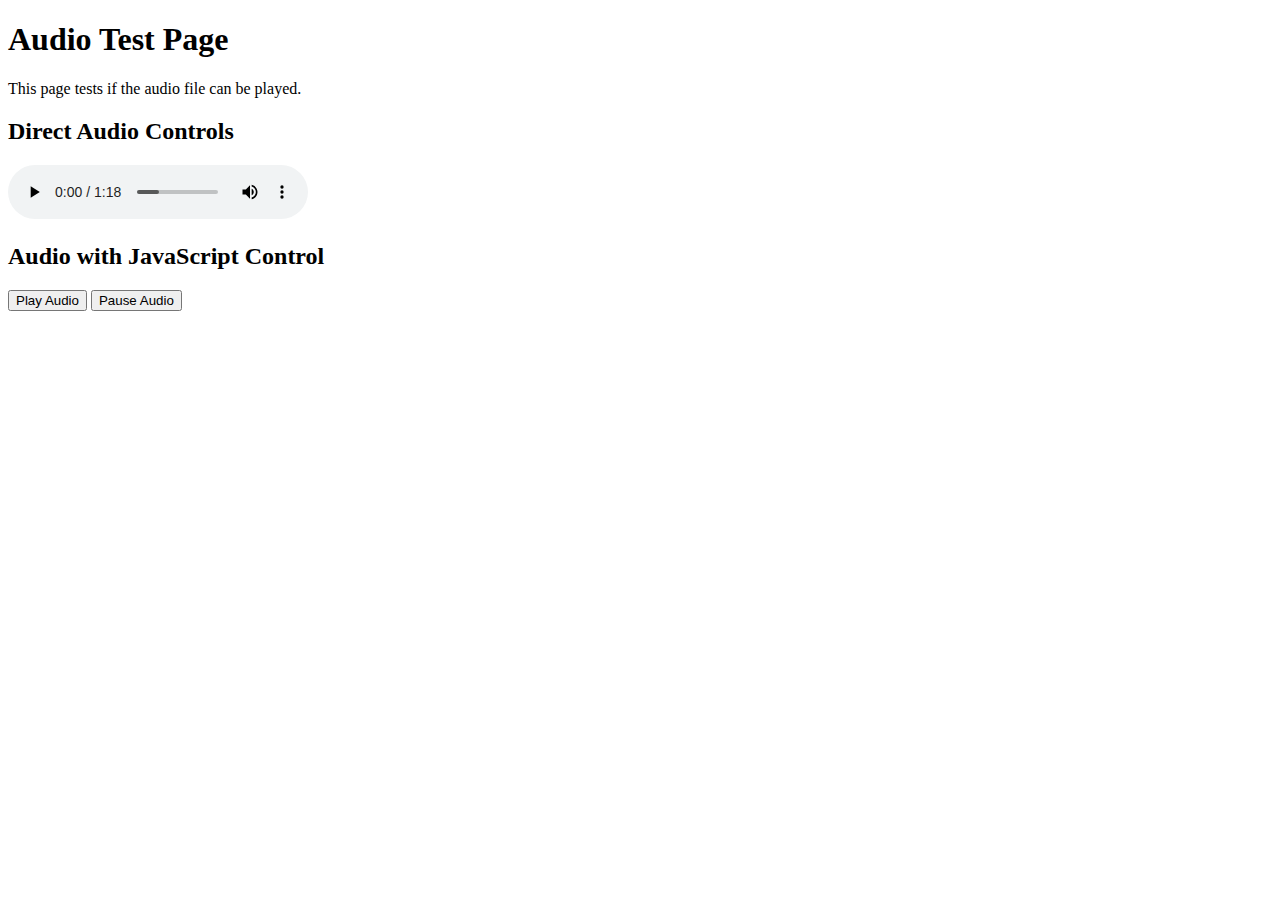
<file: Happy Birthday/test-audio.html>
<!DOCTYPE html>
<html lang="en">
<head>
    <meta charset="UTF-8">
    <meta name="viewport" content="width=device-width, initial-scale=1.0">
    <title>Audio Test</title>
</head>
<body>
    <h1>Audio Test Page</h1>
    <p>This page tests if the audio file can be played.</p>
    
    <h2>Direct Audio Controls</h2>
    <audio controls>
        <source src="music.mp3" type="audio/mpeg">
        Your browser does not support the audio element.
    </audio>
    
    <h2>Audio with JavaScript Control</h2>
    <button id="playBtn">Play Audio</button>
    <button id="pauseBtn">Pause Audio</button>
    
    <script>
        // JavaScript audio control
        const audio = new Audio('music.mp3');
        document.getElementById('playBtn').addEventListener('click', () => {
            audio.play().then(() => {
                console.log('Audio playing successfully');
            }).catch(err => {
                console.error('Error playing audio:', err);
            });
        });
        
        document.getElementById('pauseBtn').addEventListener('click', () => {
            audio.pause();
            console.log('Audio paused');
        });
    </script>
</body>
</html>
</file>
<file: Happy Birthday/styles.css>
/* ===== GLOBAL STYLES ===== */
* {
    margin: 0;
    padding: 0;
    box-sizing: border-box;
}

body {
    font-family: 'Montserrat', 'Poppins', sans-serif;
    background: linear-gradient(135deg, #ff9a9e 0%, #fecfef 50%, #fecfef 100%);
    min-height: 100vh;
    height: auto;
    overflow-x: hidden;
    position: relative;
    cursor: none;
    color: #333;
    line-height: 1.6;
    display: flex;
    justify-content: center;
    align-items: center;
    flex-direction: column;
    padding: 20px 0;
}

/* Smooth scrolling */
html {
    scroll-behavior: smooth;
    height: 100%;
    overflow-x: hidden;
}

/* Custom Cursor */
body::before {
    content: '💖';
    position: fixed;
    top: 0;
    left: 0;
    pointer-events: none;
    z-index: 9999;
    font-size: 24px;
    transform: translate(-50%, -50%);
    transition: all 0.08s cubic-bezier(0.23, 1, 0.32, 1);
    filter: drop-shadow(0 0 5px rgba(255, 105, 180, 0.7));
    animation: pulse 2s infinite;
}

@keyframes pulse {
    0% {
        transform: translate(-50%, -50%) scale(1);
    }
    50% {
        transform: translate(-50%, -50%) scale(1.1);
    }
    100% {
        transform: translate(-50%, -50%) scale(1);
    }
}

/* ===== HEART TRAIL ANIMATION ===== */
#heart-trail {
    position: fixed;
    top: 0;
    left: 0;
    width: 100%;
    height: 100%;
    pointer-events: none;
    z-index: 1000;
}

.heart-trail {
    position: absolute;
    font-size: 20px;
    color: #ff69b4;
    pointer-events: none;
    animation: heartFloat 2s cubic-bezier(0.215, 0.61, 0.355, 1) forwards;
    filter: drop-shadow(0 0 3px rgba(255, 105, 180, 0.5));
    will-change: transform, opacity;
}

@keyframes heartFloat {
    0% {
        opacity: 1;
        transform: translateY(0) scale(1) rotate(0deg);
    }
    50% {
        opacity: 0.8;
        transform: translateY(-50px) scale(0.8) rotate(15deg);
    }
    100% {
        opacity: 0;
        transform: translateY(-100px) scale(0.3) rotate(30deg);
    }
}

/* ===== FLOATING BACKGROUND HEARTS ===== */
.floating-hearts {
    position: fixed;
    top: 0;
    left: 0;
    width: 100%;
    height: 100%;
    pointer-events: none;
    z-index: 1;
    overflow: hidden;
}

.heart-bg {
    position: absolute;
    font-size: 30px;
    opacity: 0.15;
    animation: floatHeart 15s infinite cubic-bezier(0.4, 0, 0.2, 1);
    filter: blur(1px);
    will-change: transform, opacity;
}

.heart-1 { left: 10%; animation-delay: 0s; font-size: 35px; }
.heart-2 { left: 20%; animation-delay: 2s; font-size: 25px; }
.heart-3 { left: 30%; animation-delay: 4s; font-size: 40px; }
.heart-4 { left: 70%; animation-delay: 6s; font-size: 30px; }
.heart-5 { left: 80%; animation-delay: 8s; font-size: 45px; }
.heart-6 { left: 90%; animation-delay: 10s; font-size: 28px; }
.heart-7 { left: 40%; animation-delay: 12s; font-size: 32px; }
.heart-8 { left: 60%; animation-delay: 14s; font-size: 38px; }

@keyframes floatHeart {
    0% {
        transform: translateY(100vh) rotate(0deg) translateX(0);
        opacity: 0;
    }
    10% {
        opacity: 0.15;
        transform: translateY(80vh) rotate(36deg) translateX(10px);
    }
    50% {
        transform: translateY(50vh) rotate(180deg) translateX(-10px);
    }
    90% {
        opacity: 0.15;
        transform: translateY(20vh) rotate(324deg) translateX(10px);
    }
    100% {
        transform: translateY(-100px) rotate(360deg) translateX(0);
        opacity: 0;
    }
}

/* ===== CONTAINER STYLES ===== */
.container {
    max-width: 1200px;
    margin: auto;
    padding: 30px 20px;
    position: relative;
    z-index: 10;
    display: flex;
    justify-content: center;
    align-items: center;
    width: 100%;
    min-height: 100%;
}

/* ===== MAIN BIRTHDAY CARD ===== */
.birthday-card, .memories-card, .date-planner-card, .confirmation-card {
    background: rgba(255, 255, 255, 0.92);
    border-radius: 30px;
    padding: 40px;
    box-shadow: 0 20px 60px rgba(255, 105, 180, 0.3),
                0 10px 30px rgba(255, 20, 147, 0.2),
                0 0 10px rgba(255, 182, 193, 0.5);
    backdrop-filter: blur(15px);
    border: 2px solid rgba(255, 182, 193, 0.3);
    position: relative;
    overflow: hidden;
    transition: all 0.5s cubic-bezier(0.23, 1, 0.32, 1);
    width: 100%;
    max-width: 800px;
    margin: 0 auto;
    height: auto;
}

.birthday-card:hover, .memories-card:hover {
    transform: translateY(-5px);
    box-shadow: 0 25px 70px rgba(255, 105, 180, 0.4),
                0 15px 35px rgba(255, 20, 147, 0.3),
                0 0 15px rgba(255, 182, 193, 0.6);
}

@keyframes cardEntrance {
    0% {
        opacity: 0;
        transform: translateY(50px) scale(0.9);
        box-shadow: 0 0 0 rgba(255, 105, 180, 0);
    }
    100% {
        opacity: 1;
        transform: translateY(0) scale(1);
        box-shadow: 0 20px 60px rgba(255, 105, 180, 0.3),
                    0 10px 30px rgba(255, 20, 147, 0.2),
                    0 0 10px rgba(255, 182, 193, 0.5);
    }
}

/* ===== SPARKLE EFFECTS ===== */
.sparkles {
    position: absolute;
    top: 0;
    left: 0;
    width: 100%;
    height: 100%;
    pointer-events: none;
    overflow: hidden;
}

.sparkle {
    position: absolute;
    font-size: 20px;
    animation: sparkle 4s infinite;
    filter: drop-shadow(0 0 3px rgba(255, 255, 255, 0.7));
    will-change: transform, opacity;
}

.sparkle-1 { top: 10%; left: 10%; animation-delay: 0s; font-size: 22px; }
.sparkle-2 { top: 20%; right: 10%; animation-delay: 0.5s; font-size: 18px; }
.sparkle-3 { bottom: 30%; left: 15%; animation-delay: 1s; font-size: 24px; }
.sparkle-4 { bottom: 20%; right: 20%; animation-delay: 1.5s; font-size: 20px; }
.sparkle-5 { top: 50%; left: 50%; animation-delay: 2s; font-size: 26px; }
.sparkle-6 { top: 70%; right: 30%; animation-delay: 2.5s; font-size: 19px; }
.sparkle-7 { bottom: 10%; left: 40%; animation-delay: 3s; font-size: 21px; }

@keyframes sparkle {
    0% {
        opacity: 0;
        transform: scale(0.5) rotate(0deg);
    }
    25% {
        opacity: 0.3;
        transform: scale(0.8) rotate(45deg);
    }
    50% {
        opacity: 1;
        transform: scale(1.2) rotate(90deg);
    }
    75% {
        opacity: 0.3;
        transform: scale(0.8) rotate(135deg);
    }
    100% {
        opacity: 0;
        transform: scale(0.5) rotate(180deg);
    }
}

/* ===== CARD CONTENT ===== */
.card-content {
    display: flex;
    flex-direction: column;
    align-items: center;
    justify-content: center;
    width: 100%;
    text-align: center;
}

/* ===== TYPOGRAPHY ===== */
.main-title {
    font-family: 'Dancing Script', cursive;
    font-size: 4.5rem;
    font-weight: 700;
    text-align: center;
    margin-bottom: 25px;
    /* Fallback color for browsers that don't support gradient text */
    color: #000000; /* Set to black for visibility test */
    line-height: 1.2;
    filter: drop-shadow(0 2px 4px rgba(255, 20, 147, 0.3));
    width: 100%;
    overflow-wrap: break-word;
    word-wrap: break-word;
    hyphens: auto;
}

/* Fallback for browsers that don't support background-clip: text */
@supports not (-webkit-background-clip: text) {
    .main-title {
        color: #ff1493;
        text-shadow: 2px 2px 4px rgba(255, 20, 147, 0.3);
    }
}



.subtitle {
    text-align: center;
    font-size: 1.4rem;
    margin-bottom: 30px;
    color: #ff1493;
    font-weight: 500;
    letter-spacing: 0.5px;
}

.word {
    display: inline-block;

    transform-origin: bottom center;
    max-width: 100%;

}

.word-1 { animation-delay: 0s; }
.word-2 { animation-delay: 0.2s; }
.word-3 { animation-delay: 0.4s; }
.word-4 { animation-delay: 0.6s; }
.word-5 { animation-delay: 0.8s; }

@keyframes wordBounce {
    0%, 20%, 50%, 80%, 100% {
        transform: translateY(0) scale(1);
    }
    40% {
        transform: translateY(-15px) scale(1.05);
    }
    60% {
        transform: translateY(-5px) scale(1.02);
    }
}

/* ===== PROFILE SECTION ===== */
.profile-section {
    margin: 30px auto;
    display: flex;
    justify-content: center;
    align-items: center;
    width: 100%;
    text-align: center;
    flex-wrap: wrap;
}

.profile-image-container {
    display: flex;
    flex-direction: column;
    align-items: center;
    justify-content: center;
    margin: 0 auto 30px;
    max-width: 100%;
    text-align: center;
    width: 100%;
}

.image-frame {
    position: relative;
    width: 280px;
    height: 280px;
    max-width: 100%;
    border-radius: 50%;
    overflow: hidden;
    box-shadow: 0 10px 30px rgba(255, 105, 180, 0.4),
                inset 0 0 0 8px rgba(255, 255, 255, 0.6);
    transition: all 0.5s cubic-bezier(0.175, 0.885, 0.32, 1.275);
    margin: 0 auto;
    display: flex;
    justify-content: center;
    align-items: center;
}

.image-frame:hover {
    transform: scale(1.05);
    box-shadow: 0 15px 40px rgba(255, 105, 180, 0.6),
                inset 0 0 0 12px rgba(255, 255, 255, 0.8);
}

.profile-image {
    width: 100%;
    height: 100%;
    object-fit: cover;
    transition: all 0.5s ease;
    object-position: center; /* Ensures the image is centered */
}

.image-frame:hover .profile-image {
    transform: scale(1.1);
}

.image-caption {
    margin-top: 20px;
    font-size: 1.2rem;
    color: #ff1493;
    font-weight: 500;
    text-align: center;
    font-style: italic;
}

/* ===== PARTICLES BACKGROUND ===== */
#particles-js {
    position: fixed;
    width: 100%;
    height: 100%;
    top: 0;
    left: 0;
    z-index: 2;
    pointer-events: none;
}

/* ===== FLOATING MESSAGE ===== */
.floating-message {
    position: fixed;
    bottom: -100px;
    left: 50%;
    transform: translateX(-50%);
    background: rgba(255, 105, 180, 0.9);
    color: white;
    padding: 12px 25px;
    border-radius: 30px;
    font-size: 1rem;
    box-shadow: 0 5px 20px rgba(255, 20, 147, 0.4),
                inset 0 2px 5px rgba(255, 255, 255, 0.5);
    z-index: 1000;
    opacity: 0;
    transition: all 0.5s cubic-bezier(0.23, 1, 0.32, 1);
    backdrop-filter: blur(5px);
    border: 1px solid rgba(255, 255, 255, 0.3);
}

.floating-message.show {
    bottom: 30px;
    opacity: 1;
}

.floating-message i {
    margin: 0 5px;
    animation: pulse 2s infinite;
    text-shadow: 0 0 5px rgba(255, 20, 147, 0.5);
}

.floating-message::before {
    content: '';
    position: absolute;
    top: 0;
    left: 0;
    width: 100%;
    height: 100%;
    background: linear-gradient(135deg, rgba(255,255,255,0.4) 0%, rgba(255,255,255,0) 50%);
    border-radius: 30px;
    pointer-events: none;
}

/* ===== LOVE METER ===== */
.love-meter-container {
    margin: 40px 0;
    text-align: center;
    position: relative;
    padding: 20px;
    background: rgba(255, 255, 255, 0.15);
    border-radius: 20px;
    backdrop-filter: blur(10px);
    box-shadow: 0 10px 30px rgba(255, 105, 180, 0.2);
    border: 1px solid rgba(255, 255, 255, 0.3);
    transition: transform 0.3s ease, box-shadow 0.3s ease;
}

.love-meter-container:hover {
    transform: translateY(-5px);
    box-shadow: 0 15px 40px rgba(255, 105, 180, 0.3);
}

.section-title {
    font-size: 2rem;
    margin-bottom: 25px;
    background: linear-gradient(45deg, #ff69b4, #ff1493, #ff69b4);
    background-size: 200% auto;
    -webkit-background-clip: text;
    -webkit-text-fill-color: transparent;
    background-clip: text;
    animation: gradientText 3s ease infinite;
    font-weight: 700;
    text-align: center;
    position: relative;
    display: inline-block;
    letter-spacing: 1px;
    font-family: 'Dancing Script', cursive;
}

@keyframes gradientText {
    0% { background-position: 0% 50%; }
    50% { background-position: 100% 50%; }
    100% { background-position: 0% 50%; }
}

.section-title::before,
.section-title::after {
    content: '💖';
    font-size: 1.5rem;
    position: absolute;
    top: 50%;
    transform: translateY(-50%);
    opacity: 0.9;
    filter: drop-shadow(0 0 5px rgba(255, 105, 180, 0.5));
}

.section-title::before {
    left: -40px;
    animation: floatHeart 3s ease-in-out infinite;
}

.section-title::after {
    right: -40px;
    animation: floatHeart 3s ease-in-out infinite 1.5s;
}

@keyframes floatHeart {
    0%, 100% { transform: translateY(-50%) scale(1); }
    50% { transform: translateY(-65%) scale(1.2); }
}

.love-meter {
    width: 100%;
    max-width: 500px;
    margin: 0 auto 20px;
    position: relative;
}

.meter-bar {
    height: 40px;
    background: rgba(255, 255, 255, 0.25);
    border-radius: 20px;
    position: relative;
    overflow: hidden;
    box-shadow: inset 0 2px 10px rgba(0, 0, 0, 0.1),
                0 5px 15px rgba(255, 105, 180, 0.2),
                0 0 20px rgba(255, 20, 147, 0.2);
    margin-bottom: 15px;
    backdrop-filter: blur(8px);
    border: 2px solid rgba(255, 255, 255, 0.6);
    transition: all 0.4s cubic-bezier(0.175, 0.885, 0.32, 1.275);
    cursor: pointer;
}

.meter-bar:hover {
    transform: translateY(-3px) scale(1.02);
    box-shadow: inset 0 2px 10px rgba(0, 0, 0, 0.1),
                0 8px 25px rgba(255, 105, 180, 0.4),
                0 0 30px rgba(255, 20, 147, 0.3);
}

.meter-bar:active {
    transform: translateY(-1px) scale(0.99);
}

.meter-fill {
    position: absolute;
    top: 0;
    left: 0;
    height: 100%;
    width: 0%; /* Initial width, will be controlled by JS */
    background: linear-gradient(90deg, #ff69b4, #ff1493, #dc143c, #ff1493, #ff69b4);
    background-size: 300% 100%;
    border-radius: 20px;
    display: flex;
    align-items: center;
    justify-content: flex-end;
    padding-right: 15px;
    transition: width 1.5s cubic-bezier(0.34, 1.56, 0.64, 1);
    animation: shimmer 5s infinite linear;
    box-shadow: 0 0 15px rgba(255, 20, 147, 0.6);
}

@keyframes shimmer {
    0% { background-position: 0% 50%; }
    100% { background-position: 300% 50%; }
}

.meter-value {
    color: white;
    font-weight: bold;
    font-size: 1.1rem;
    text-shadow: 0 1px 3px rgba(0, 0, 0, 0.3);
    letter-spacing: 1px;
    opacity: 0;
    animation: fadeIn 1s ease-out forwards;
}

@keyframes fadeIn {
    from { opacity: 0; transform: scale(0.8); }
    to { opacity: 1; transform: scale(1); }
}

.meter-icons {
    position: absolute;
    top: 0;
    left: 0;
    width: 100%;
    height: 100%;
    pointer-events: none;
    overflow: hidden;
    z-index: 5;
}

.meter-icon {
    position: absolute;
    font-size: 16px;
    animation: floatIcon 3s ease-out forwards;
    opacity: 0;
}

@keyframes floatIcon {
    0% {
        opacity: 0;
        transform: translateY(20px) scale(0.5);
    }
    20% {
        opacity: 1;
        transform: translateY(0) scale(1);
    }
    80% {
        opacity: 1;
        transform: translateY(-30px) scale(1);
    }
    100% {
        opacity: 0;
        transform: translateY(-50px) scale(0.5);
    }
}

.meter-labels {
    display: flex;
    justify-content: space-between;
    margin-top: 5px;
    padding: 0 5px;
    font-size: 0.9rem;
    color: #ff1493;
    font-weight: 500;
}

.meter-labels span {
    position: relative;
    transition: all 0.3s ease;
}

.meter-labels span::after {
    content: '';
    position: absolute;
    bottom: -5px;
    left: 0;
    width: 0;
    height: 2px;
    background: linear-gradient(90deg, #ff69b4, #ff1493);
    transition: width 0.3s ease;
}

.meter-labels span:hover {
    transform: translateY(-3px);
    color: #dc143c;
}

.meter-labels span:hover::after {
    width: 100%;
}

.meter-message {
    margin-top: 20px;
    font-size: 1.1rem;
    color: #ff1493;
    font-weight: 500;
    font-style: italic;
    text-shadow: 0 1px 3px rgba(255, 105, 180, 0.3);
    position: relative;
    display: inline-block;
    padding-bottom: 5px;
}

.meter-message::after {
    content: '';
    position: absolute;
    bottom: 0;
    left: 25%;
    width: 50%;
    height: 2px;
    background: linear-gradient(90deg, transparent, #ff69b4, transparent);
    animation: underlineGlow 3s infinite;
}

@keyframes underlineGlow {
    0%, 100% { opacity: 0.5; width: 50%; left: 25%; }
    50% { opacity: 1; width: 80%; left: 10%; }
    opacity: 0;
    animation: fadeIn 0.5s ease-out forwards 3s;
}

@keyframes fadeIn {
    to { opacity: 1; }
}

.meter-icons {
    position: absolute;
    top: 0;
    left: 0;
    width: 100%;
    height: 100%;
    pointer-events: none;
    overflow: hidden;
    border-radius: 15px;
}

.meter-icon {
    position: absolute;
    font-size: 14px;
    color: rgba(255, 255, 255, 0.8);
    animation: floatUp 3s ease-out forwards;
    opacity: 0;
}

@keyframes floatUp {
    0% { transform: translateY(30px); opacity: 0; }
    50% { opacity: 0.8; }
    100% { transform: translateY(-30px); opacity: 0; }
}

.meter-labels {
    display: flex;
    justify-content: space-between;
    padding: 0 10px;
    margin-top: 5px;
    font-size: 0.9rem;
    color: #ff1493;
    font-weight: 500;
}

.meter-message {
    margin-top: 25px;
    padding: 10px 20px;
    background: rgba(255, 255, 255, 0.7);
    border-radius: 25px;
    border: 1px solid rgba(255, 105, 180, 0.5);
    font-size: 1.3rem;
    color: #ff1493;
    font-weight: 700;
    animation: fadeInUp 1s ease-out 3s forwards;
    opacity: 0;
    transform: translateY(20px);
    box-shadow: 0 5px 15px rgba(255, 105, 180, 0.2);
    text-shadow: 0 1px 3px rgba(255, 20, 147, 0.2);
    display: inline-block; /* To make padding and border work correctly */
}

.meter-message::after {
    content: '';
    position: absolute;
    bottom: -8px;
    left: 50%;
    transform: translateX(-50%);
    width: 50px;
    height: 2px;
    background: linear-gradient(90deg, transparent, #ff1493, transparent);
}

@keyframes fadeInUp {
    to {
        opacity: 1;
        transform: translateY(0);
    }
}

/* ===== BUTTON STYLES ===== */
.button-container {
    margin: 40px 0 20px;
    text-align: center;
}

.continue-btn {
    background: linear-gradient(45deg, #ff69b4, #ff1493);
    color: white;
    border: none;
    padding: 15px 30px;
    font-size: 1.2rem;
    border-radius: 50px;
    cursor: pointer;
    position: relative;
    overflow: hidden;
    transition: all 0.4s cubic-bezier(0.175, 0.885, 0.32, 1.275);
    box-shadow: 0 10px 20px rgba(255, 105, 180, 0.3),
                0 6px 6px rgba(255, 20, 147, 0.2),
                0 0 0 5px rgba(255, 182, 193, 0.1);
    transform: translateY(0);
    display: inline-flex;
    align-items: center;
    justify-content: center;
    gap: 10px;
}

.continue-btn:hover {
    transform: translateY(-5px);
    box-shadow: 0 15px 30px rgba(255, 105, 180, 0.4),
                0 10px 10px rgba(255, 20, 147, 0.3),
                0 0 0 8px rgba(255, 182, 193, 0.2);
    background: linear-gradient(45deg, #ff1493, #ff69b4);
}

.continue-btn:active {
    transform: translateY(2px);
    box-shadow: 0 5px 10px rgba(255, 105, 180, 0.3);
}

.continue-btn::before {
    content: '';
    position: absolute;
    top: -50%;
    left: -50%;
    width: 200%;
    height: 200%;
    background: radial-gradient(circle, rgba(255,255,255,0.3) 0%, rgba(255,255,255,0) 70%);
    transform: scale(0);
    transition: transform 0.5s;
}

.continue-btn:hover::before {
    transform: scale(1);
}

.btn-text {
    position: relative;
    z-index: 1;
    font-weight: 500;
    letter-spacing: 0.5px;
}

.btn-hearts {
    position: absolute;
    width: 100%;
    height: 100%;
    top: 0;
    left: 0;
    pointer-events: none;
    overflow: hidden;
}

.btn-hearts i {
    position: absolute;
    opacity: 0;
    font-size: 16px;
    animation: btnHeartFloat 3s ease-out infinite;
}

.continue-btn:hover .btn-hearts i {
    opacity: 1;
}

.btn-hearts i:nth-child(1) { left: 10%; animation-delay: 0.1s; }
.btn-hearts i:nth-child(2) { left: 30%; animation-delay: 0.5s; }
.btn-hearts i:nth-child(3) { left: 50%; animation-delay: 0.9s; }
.btn-hearts i:nth-child(4) { left: 70%; animation-delay: 0.3s; }
.btn-hearts i:nth-child(5) { left: 90%; animation-delay: 0.7s; }

@keyframes btnHeartFloat {
    0% {
        bottom: -20%;
        opacity: 0;
        transform: scale(0.5);
    }
    50% {
        opacity: 0.8;
        transform: scale(1);
    }
    100% {
        bottom: 120%;
        opacity: 0;
        transform: scale(0.5);
    }
}

@keyframes btnHeartBeat {
    0% { transform: scale(1); opacity: 0.7; }
    50% { transform: scale(1.5); opacity: 1; }
    100% { transform: scale(1); opacity: 0.7; }
}

.page-transition {
    animation: pageTransition 0.5s ease-out;
}

@keyframes pageTransition {
    0% { opacity: 1; }
    100% { opacity: 0; }
}

/* ===== MUSIC CONTROL ===== */
.music-control {
    position: fixed;
    bottom: 20px;
    right: 20px;
    z-index: 100;
}

.music-btn {
    width: 50px;
    height: 50px;
    border-radius: 50%;
    background: linear-gradient(135deg, #ff69b4, #ff1493);
    border: none;
    cursor: pointer;
    display: flex;
    align-items: center;
    justify-content: center;
    color: white;
    font-size: 1.2rem;
    box-shadow: 0 5px 15px rgba(255, 105, 180, 0.4),
                0 0 0 5px rgba(255, 182, 193, 0.2);
    transition: all 0.3s cubic-bezier(0.175, 0.885, 0.32, 1.275);
    position: relative;
    overflow: hidden;
}

.music-btn:hover {
    transform: scale(1.1);
    box-shadow: 0 8px 20px rgba(255, 105, 180, 0.5),
                0 0 0 8px rgba(255, 182, 193, 0.3);
}

.music-btn:active {
    transform: scale(0.95);
}

.music-btn i {
    transition: transform 0.5s ease;
}

.music-btn.playing i {
    animation: musicPulse 1s infinite alternate;
}

@keyframes musicPulse {
    0% {
        transform: scale(0.8);
    }
    100% {
        transform: scale(1.2);
    }
}

.music-btn::after {
    content: '';
    position: absolute;
    top: -50%;
    left: -50%;
    width: 200%;
    height: 200%;
    background: radial-gradient(circle, rgba(255,255,255,0.3) 0%, rgba(255,255,255,0) 70%);
    opacity: 0;
    transition: opacity 0.5s;
}

.music-btn:hover::after {
    opacity: 1;
}

.tooltip {
    position: absolute;
    bottom: 60px;
    right: 0;
    background: rgba(255, 255, 255, 0.95);
    color: #ff1493;
    padding: 8px 15px;
    border-radius: 20px;
    font-size: 0.9rem;
    box-shadow: 0 5px 15px rgba(255, 105, 180, 0.3),
                inset 0 2px 5px rgba(255, 255, 255, 0.5);
    opacity: 0;
    transform: translateY(10px);
    transition: all 0.3s cubic-bezier(0.175, 0.885, 0.32, 1.275);
    pointer-events: none;
    white-space: nowrap;
    border: 1px solid rgba(255, 182, 193, 0.3);
    backdrop-filter: blur(5px);
    font-weight: 500;
    letter-spacing: 0.5px;
}

.tooltip::before {
    content: '';
    position: absolute;
    bottom: -8px;
    right: 20px;
    width: 16px;
    height: 16px;
    background: rgba(255, 255, 255, 0.95);
    transform: rotate(45deg);
    border-right: 1px solid rgba(255, 182, 193, 0.3);
    border-bottom: 1px solid rgba(255, 182, 193, 0.3);
    box-shadow: 4px 4px 5px rgba(0, 0, 0, 0.05);
}

.tooltip::after {
    content: '';
    position: absolute;
    top: 0;
    left: 0;
    width: 100%;
    height: 100%;
    background: linear-gradient(135deg, rgba(255,255,255,0.4) 0%, rgba(255,255,255,0) 50%);
    border-radius: 20px;
    pointer-events: none;
}

.music-btn:hover + .tooltip {
    opacity: 1;
    transform: translateY(0);
}

.floating-message {
    position: fixed;
    bottom: 80px;
    right: 20px;
    background: rgba(255, 255, 255, 0.95);
    color: #ff1493;
    padding: 15px 20px;
    border-radius: 20px;
    font-size: 1rem;
    box-shadow: 0 10px 25px rgba(255, 105, 180, 0.3);
    transform: translateX(200%);
    transition: transform 0.5s cubic-bezier(0.175, 0.885, 0.32, 1.275);
    z-index: 100;
    display: flex;
    align-items: center;
    gap: 10px;
    max-width: 300px;
}

.floating-message.show {
    transform: translateX(0);
}

.floating-message i {
    font-size: 1.5rem;
    animation: messageIconPulse 1.5s infinite alternate;
}

@keyframes messageIconPulse {
    0% {
        transform: scale(1);
    }
    100% {
        transform: scale(1.2) rotate(10deg);
    }
}
 
.subtitle {
    text-align: center;
    font-size: 1.2rem;
    color: #ff69b4;
    margin-bottom: 30px;
    display: flex;
    align-items: center;
    justify-content: center;
    gap: 10px;
}

.pulse-heart {
    animation: pulse 1.5s ease-in-out infinite;
    color: #ff1493;
}

@keyframes pulse {
    0% {
        transform: scale(1);
    }
    50% {
        transform: scale(1.2);
    }
    100% {
        transform: scale(1);
    }
}

/* ===== IMAGE STYLES ===== */
.image-container {
    text-align: center;
    margin: 40px 0;
}

.image-frame {
    position: relative;
    display: inline-block;
    border-radius: 50%;
    padding: 10px;
    background: linear-gradient(45deg, #ff69b4, #ff1493, #dc143c);
    animation: rotate 10s linear infinite;
    overflow: hidden;
    display: flex;
    justify-content: center;
    align-items: center;
}

@keyframes rotate {
    0% {
        transform: rotate(0deg);
    }
    100% {
        transform: rotate(360deg);
    }
}

.profile-image {
    width: 300px;
    height: 300px;
    border-radius: 50%;
    object-fit: cover;
    object-position: center; /* Ensures the image is centered */
    border: 5px solid white;
    transition: transform 0.3s ease;
    cursor: pointer;
}

.profile-image:hover {
    transform: scale(1.05);
}

.image-overlay {
    position: absolute;
    top: 0;
    left: 0;
    width: 100%;
    height: 100%;
    border-radius: 50%;
    background: rgba(255, 105, 180, 0.8);
    display: flex;
    align-items: center;
    justify-content: center;
    opacity: 0;
    transition: opacity 0.3s ease;
}

.image-frame:hover .image-overlay {
    opacity: 1;
}

.heart-burst {
    display: flex;
    gap: 10px;
    font-size: 30px;
    color: white;
}

.heart-burst i {
    animation: heartBurst 0.6s ease-out infinite;
}

.heart-burst i:nth-child(1) { animation-delay: 0s; }
.heart-burst i:nth-child(2) { animation-delay: 0.1s; }
.heart-burst i:nth-child(3) { animation-delay: 0.2s; }
.heart-burst i:nth-child(4) { animation-delay: 0.3s; }
.heart-burst i:nth-child(5) { animation-delay: 0.4s; }

@keyframes heartBurst {
    0% {
        transform: scale(1);
    }
    50% {
        transform: scale(1.3);
    }
    100% {
        transform: scale(1);
    }
}

.image-caption {
    margin-top: 15px;
    font-style: italic;
    color: #ff69b4;
    font-size: 1.1rem;
}

/* ===== INTERACTIVE ELEMENTS ===== */
.love-meter {
    text-align: center;
    margin: 30px 0;
}

.love-meter label {
    display: block;
    margin-bottom: 10px;
    font-weight: 600;
    color: #ff1493;
    font-size: 1.1rem;
}

.meter-container {
    position: relative;
    width: 300px;
    height: 30px;
    background: #ffe4e1;
    border-radius: 15px;
    margin: 0 auto;
    overflow: hidden;
    border: 2px solid #ff69b4;
}

.meter-fill {
    height: 100%;
    background: linear-gradient(90deg, #ff69b4, #ff1493, #dc143c);
    border-radius: 15px;
    animation: fillMeter 3s ease-in-out infinite;
    position: relative;
}

@keyframes fillMeter {
    0% {
        width: 0%;
    }
    50% {
        width: 100%;
    }
    100% {
        width: 100%;
    }
}

.meter-text {
    position: absolute;
    top: 50%;
    left: 50%;
    transform: translate(-50%, -50%);
    color: white;
    font-weight: bold;
    font-size: 0.9rem;
    text-shadow: 1px 1px 2px rgba(0,0,0,0.5);
}

/* ===== BUTTON STYLES ===== */
.button-container {
    text-align: center;
    margin-top: 40px;
}

.continue-btn {
    background: linear-gradient(45deg, #ff69b4, #ff1493);
    color: white;
    border: none;
    padding: 15px 40px;
    border-radius: 50px;
    font-size: 1.2rem;
    font-weight: 600;
    cursor: pointer;
    position: relative;
    overflow: hidden;
    transition: all 0.3s ease;
    box-shadow: 0 10px 30px rgba(255, 105, 180, 0.4);
    display: inline-flex;
    align-items: center;
    gap: 10px;
}

.continue-btn:hover {
    transform: translateY(-3px);
    box-shadow: 0 15px 40px rgba(255, 105, 180, 0.6);
}

.continue-btn:active {
    transform: translateY(-1px);
}

.btn-hearts {
    position: absolute;
    top: 50%;
    left: 50%;
    transform: translate(-50%, -50%);
    opacity: 0;
    transition: opacity 0.3s ease;
}

.continue-btn:hover .btn-hearts {
    opacity: 1;
}

.continue-btn:hover .btn-text {
    opacity: 0;
}

.btn-hearts i {
    position: absolute;
    font-size: 20px;
    animation: heartFloat 1s ease-in-out infinite;
}

.btn-hearts i:nth-child(1) {
    left: -30px;
    animation-delay: 0s;
}

.btn-hearts i:nth-child(2) {
    left: 0;
    animation-delay: 0.2s;
}

.btn-hearts i:nth-child(3) {
    left: 30px;
    animation-delay: 0.4s;
}

/* ===== MUSIC CONTROL ===== */
.music-control {
    position: fixed;
    bottom: 30px;
    right: 30px;
    z-index: 1000;
}

.music-btn {
    width: 60px;
    height: 60px;
    border-radius: 50%;
    background: linear-gradient(45deg, #ff69b4, #ff1493);
    border: none;
    color: white;
    font-size: 20px;
    cursor: pointer;
    box-shadow: 0 10px 30px rgba(255, 105, 180, 0.4);
    transition: all 0.3s ease;
    animation: musicPulse 2s ease-in-out infinite;
}

.music-btn:hover {
    transform: scale(1.1);
}

@keyframes musicPulse {
    0%, 100% {
        box-shadow: 0 10px 30px rgba(255, 105, 180, 0.4);
    }
    50% {
        box-shadow: 0 10px 30px rgba(255, 105, 180, 0.8);
    }
}

/* ===== MEMORIES PAGE STYLES ===== */
.memories-page {
    background: linear-gradient(135deg, #ffeef8 0%, #ffe0f0 50%, #ffd1e8 100%);
}

.page-title {
    font-family: 'Dancing Script', cursive;
    font-size: 3rem;
    text-align: center;
    margin-bottom: 30px;
    background: linear-gradient(45deg, #ff69b4, #ff1493, #dc143c);
    -webkit-background-clip: text;
    -webkit-text-fill-color: transparent;
    background-clip: text;
}

.romantic-quote {
    text-align: center;
    margin: 30px 0;
    padding: 20px;
    background: rgba(255, 182, 193, 0.2);
    border-radius: 20px;
    border-left: 5px solid #ff69b4;
}

.romantic-quote blockquote {
    font-style: italic;
    font-size: 1.1rem;
    color: #8b4b8a;
    line-height: 1.6;
    margin-bottom: 10px;
}

.romantic-quote cite {
    font-size: 0.9rem;
    color: #ff69b4;
    font-weight: 600;
}

.romantic-message {
    margin: 40px 0;
}

.message-container {
    background: linear-gradient(135deg, rgba(255, 182, 193, 0.1), rgba(255, 105, 180, 0.1));
    padding: 30px;
    border-radius: 20px;
    border: 2px solid rgba(255, 105, 180, 0.2);
}

.message-title {
    font-family: 'Dancing Script', cursive;
    font-size: 2.5rem;
    text-align: center;
    color: #ff1493;
    margin-bottom: 20px;
}

.message-text {
    font-size: 1.1rem;
    line-height: 1.8;
    color: #8b4b8a;
    margin-bottom: 20px;
    text-align: justify;
}

.signature {
    text-align: right;
    margin-top: 30px;
}

.signature-name {
    font-family: 'Dancing Script', cursive;
    font-size: 1.5rem;
    color: #ff1493;
    font-weight: 600;
}

/* ===== PHOTO GALLERY ===== */
.photo-gallery {
    margin: 50px 0;
}

.gallery-title {
    font-family: 'Dancing Script', cursive;
    font-size: 2.5rem;
    text-align: center;
    color: #ff1493;
    margin-bottom: 30px;
}

.gallery-container {
    display: grid;
    grid-template-columns: repeat(auto-fit, minmax(300px, 1fr));
    gap: 30px;
    margin-bottom: 30px;
}

.photo-item {
    text-align: center;
}

.photo-frame {
    position: relative;
    border-radius: 20px;
    overflow: hidden;
    box-shadow: 0 15px 35px rgba(255, 105, 180, 0.3),
                0 5px 15px rgba(255, 20, 147, 0.2);
    transition: all 0.4s cubic-bezier(0.175, 0.885, 0.32, 1.275);
    transform-origin: center bottom;
}

.photo-frame:hover {
    transform: translateY(-10px) scale(1.02);
    box-shadow: 0 20px 40px rgba(255, 105, 180, 0.4),
                0 10px 20px rgba(255, 20, 147, 0.3);
}

.memory-photo {
    width: 100%;
    height: 250px;
    object-fit: cover;
    transition: transform 0.5s ease;
}

.photo-frame:hover .memory-photo {
    transform: scale(1.1);
}

.photo-overlay {
    position: absolute;
    top: 0;
    left: 0;
    width: 100%;
    height: 100%;
    background: linear-gradient(45deg, rgba(255, 105, 180, 0.8), rgba(255, 20, 147, 0.8));
    display: flex;
    align-items: center;
    justify-content: center;
    opacity: 0;
    transition: opacity 0.4s ease, transform 0.3s ease;
    transform: translateY(10px);
}

.photo-frame:hover .photo-overlay {
    opacity: 1;
    transform: translateY(0);
}

.photo-info {
    text-align: center;
    color: white;
    padding: 0 15px;
    transform: scale(0.9);
    transition: transform 0.3s ease;
}

.photo-frame:hover .photo-info {
    transform: scale(1);
}

.photo-info h3 {
    font-size: 1.5rem;
    margin-bottom: 10px;
    font-family: 'Dancing Script', cursive;
    text-shadow: 0 2px 4px rgba(0, 0, 0, 0.3);
}

.photo-info p {
    font-size: 1rem;
    line-height: 1.4;
    text-shadow: 0 1px 3px rgba(0, 0, 0, 0.3);
}

.photo-caption {
    margin-top: 15px;
    font-style: italic;
    color: #ff69b4;
    font-size: 1rem;
    font-weight: 500;
    transition: color 0.3s ease;
}

.photo-item:hover .photo-caption {
    color: #ff1493;
}

/* ===== LOVE STATS ===== */
.love-stats {
    background: linear-gradient(135deg, rgba(255, 182, 193, 0.1), rgba(255, 105, 180, 0.1));
    padding: 30px;
    border-radius: 20px;
    margin: 40px 0;
    text-align: center;
}

.love-stats h3 {
    font-family: 'Dancing Script', cursive;
    font-size: 2rem;
    color: #ff1493;
    margin-bottom: 30px;
}

.stats-container {
    display: grid;
    grid-template-columns: repeat(auto-fit, minmax(200px, 1fr));
    gap: 20px;
}

.stat-item {
    background: white;
    padding: 20px;
    border-radius: 15px;
    box-shadow: 0 10px 25px rgba(255, 105, 180, 0.2);
    transition: transform 0.3s ease;
}

.stat-item:hover {
    transform: translateY(-5px);
}

.stat-number {
    font-size: 2.5rem;
    font-weight: bold;
    color: #ff1493;
    display: block;
    margin-bottom: 10px;
}

.stat-label {
    font-size: 1rem;
    color: #8b4b8a;
    font-weight: 500;
}

/* ===== DATE PLANNER STYLES ===== */
.date-planner-page {
    background: linear-gradient(135deg, #fff0f5 0%, #ffe4e6 50%, #ffd8dc 100%);
}

.planning-form {
    max-width: 800px;
    margin: 0 auto;
}

.form-section {
    margin-bottom: 40px;
    padding: 30px;
    background: rgba(255, 255, 255, 0.8);
    border-radius: 20px;
    box-shadow: 0 10px 30px rgba(255, 105, 180, 0.1);
}

.section-title {
    font-family: 'Dancing Script', cursive;
    font-size: 1.8rem;
    color: #ff1493;
    margin-bottom: 20px;
    display: flex;
    align-items: center;
    gap: 10px;
}

.date-input-container {
    position: relative;
}

.date-input-container label {
    display: block;
    margin-bottom: 10px;
    font-weight: 600;
    color: #8b4b8a;
}

.date-input-container input[type="date"] {
    width: 100%;
    padding: 15px;
    border: 2px solid #ffb6c1;
    border-radius: 10px;
    font-size: 1.1rem;
    background: white;
    transition: border-color 0.3s ease;
}

.date-input-container input[type="date"]:focus {
    outline: none;
    border-color: #ff69b4;
    box-shadow: 0 0 10px rgba(255, 105, 180, 0.3);
}

/* ===== TIME OPTIONS ===== */
.time-options {
    display: grid;
    grid-template-columns: repeat(auto-fit, minmax(200px, 1fr));
    gap: 20px;
}

.time-option input[type="radio"] {
    display: none;
}

.time-label {
    display: flex;
    align-items: center;
    gap: 15px;
    padding: 20px;
    background: white;
    border: 2px solid #ffb6c1;
    border-radius: 15px;
    cursor: pointer;
    transition: all 0.3s ease;
}

.time-label:hover {
    border-color: #ff69b4;
    transform: translateY(-2px);
    box-shadow: 0 5px 15px rgba(255, 105, 180, 0.2);
}

.time-option input[type="radio"]:checked + .time-label {
    background: linear-gradient(135deg, #ff69b4, #ff1493);
    color: white;
    border-color: #ff1493;
}

.time-icon {
    font-size: 2rem;
}

.time-text {
    flex: 1;
}

.time-title {
    display: block;
    font-weight: 600;
    font-size: 1.1rem;
    margin-bottom: 5px;
}

.time-desc {
    display: block;
    font-size: 0.9rem;
    opacity: 0.8;
}

/* ===== ACTIVITY OPTIONS ===== */
.activity-options {
    display: grid;
    grid-template-columns: repeat(auto-fit, minmax(300px, 1fr));
    gap: 25px;
}

.activity-option input[type="radio"] {
    display: none;
}

.activity-label {
    display: block;
    cursor: pointer;
}

.activity-card {
    background: white;
    border: 2px solid #ffb6c1;
    border-radius: 20px;
    padding: 25px;
    text-align: center;
    transition: all 0.3s ease;
    height: 100%;
}

.activity-card:hover {
    border-color: #ff69b4;
    transform: translateY(-5px);
    box-shadow: 0 10px 30px rgba(255, 105, 180, 0.2);
}

.activity-option input[type="radio"]:checked + .activity-label .activity-card {
    background: linear-gradient(135deg, #ff69b4, #ff1493);
    color: white;
    border-color: #ff1493;
}

.activity-icon {
    font-size: 3rem;
    margin-bottom: 15px;
    display: block;
}

.activity-content h4 {
    font-size: 1.3rem;
    margin-bottom: 10px;
    font-weight: 600;
}

.activity-content p {
    font-size: 1rem;
    line-height: 1.5;
    margin-bottom: 15px;
    opacity: 0.9;
}

.activity-features {
    display: flex;
    justify-content: center;
    gap: 10px;
    flex-wrap: wrap;
}

.feature {
    background: rgba(255, 255, 255, 0.2);
    padding: 5px 10px;
    border-radius: 15px;
    font-size: 0.8rem;
    font-weight: 500;
}

.activity-option input[type="radio"]:checked + .activity-label .feature {
    background: rgba(255, 255, 255, 0.3);
}

/* ===== SPECIAL REQUESTS ===== */
.special-requests {
    position: relative;
}

.special-requests textarea {
    width: 100%;
    padding: 15px;
    border: 2px solid #ffb6c1;
    border-radius: 15px;
    font-size: 1rem;
    font-family: 'Poppins', sans-serif;
    resize: vertical;
    min-height: 120px;
    background: white;
    transition: border-color 0.3s ease;
}

.special-requests textarea:focus {
    outline: none;
    border-color: #ff69b4;
    box-shadow: 0 0 10px rgba(255, 105, 180, 0.3);
}

.special-requests textarea::placeholder {
    color: #ffb6c1;
    font-style: italic;
}

/* ===== DATE PREVIEW ===== */
.date-preview {
    background: linear-gradient(135deg, #ff69b4, #ff1493);
    color: white;
    padding: 25px;
    border-radius: 20px;
    margin-top: 30px;
    text-align: center;
    animation: slideIn 0.5s ease-out;
}

@keyframes slideIn {
    0% {
        opacity: 0;
        transform: translateY(20px);
    }
    100% {
        opacity: 1;
        transform: translateY(0);
    }
}

.date-preview h3 {
    font-family: 'Dancing Script', cursive;
    font-size: 2rem;
    margin-bottom: 20px;
}

.preview-content {
    display: grid;
    grid-template-columns: repeat(auto-fit, minmax(200px, 1fr));
    gap: 15px;
}

.preview-item {
    display: flex;
    align-items: center;
    gap: 10px;
    font-size: 1.1rem;
}

.preview-item i {
    font-size: 1.3rem;
}

/* ===== CONFIRMATION PAGE STYLES ===== */
.confirmation-page {
    background: linear-gradient(135deg, #fff5f8 0%, #ffe8f0 50%, #ffdbe8 100%);
}

.celebration {
    position: fixed;
    top: 0;
    left: 0;
    width: 100%;
    height: 100%;
    pointer-events: none;
    z-index: 5;
}

.confetti {
    position: absolute;
    width: 100%;
    height: 100%;
    background: url('data:image/svg+xml,<svg xmlns="http://www.w3.org/2000/svg" viewBox="0 0 100 100"><circle cx="20" cy="20" r="2" fill="%23ff69b4"/><circle cx="80" cy="30" r="2" fill="%23ff1493"/><circle cx="40" cy="60" r="2" fill="%23dc143c"/><circle cx="70" cy="80" r="2" fill="%23ff69b4"/></svg>') repeat;
    animation: confettiFall 3s linear infinite;
}

@keyframes confettiFall {
    0% {
        transform: translateY(-100vh);
    }
    100% {
        transform: translateY(100vh);
    }
}

.balloons {
    position: absolute;
    width: 100%;
    height: 100%;
}

.balloon {
    position: absolute;
    font-size: 40px;
    animation: balloonFloat 6s ease-in-out infinite;
}

.balloon-1 {
    left: 10%;
    animation-delay: 0s;
}

.balloon-2 {
    left: 30%;
    animation-delay: 1s;
}

.balloon-3 {
    left: 70%;
    animation-delay: 2s;
}

.balloon-4 {
    left: 90%;
    animation-delay: 3s;
}

@keyframes balloonFloat {
    0%, 100% {
        transform: translateY(100vh);
    }
    50% {
        transform: translateY(-20px);
    }
}

.confirmation-header {
    text-align: center;
    margin-bottom: 40px;
}

.success-icon {
    font-size: 4rem;
    color: #28a745;
    margin-bottom: 20px;
    animation: successPulse 2s ease-in-out infinite;
}

@keyframes successPulse {
    0%, 100% {
        transform: scale(1);
    }
    50% {
        transform: scale(1.1);
    }
}

.confirmation-subtitle {
    font-size: 1.2rem;
    color: #8b4b8a;
    font-style: italic;
}

/* ===== DATE CARD ===== */
.date-card {
    background: linear-gradient(135deg, rgba(255, 255, 255, 0.9), rgba(255, 182, 193, 0.1));
    border: 2px solid #ff69b4;
    border-radius: 25px;
    padding: 30px;
    margin: 30px 0;
    box-shadow: 0 15px 35px rgba(255, 105, 180, 0.2);
}

.card-header {
    text-align: center;
    margin-bottom: 30px;
}

.card-header h2 {
    font-family: 'Dancing Script', cursive;
    font-size: 2.5rem;
    color: #ff1493;
    margin-bottom: 10px;
}

.card-decoration {
    display: flex;
    justify-content: center;
    gap: 10px;
    font-size: 1.5rem;
    color: #ff69b4;
}

.date-details {
    display: grid;
    gap: 20px;
}

.detail-item {
    display: flex;
    align-items: center;
    gap: 20px;
    padding: 20px;
    background: white;
    border-radius: 15px;
    box-shadow: 0 5px 15px rgba(255, 105, 180, 0.1);
    transition: transform 0.3s ease;
}

.detail-item:hover {
    transform: translateX(10px);
}

.detail-icon {
    width: 50px;
    height: 50px;
    background: linear-gradient(45deg, #ff69b4, #ff1493);
    border-radius: 50%;
    display: flex;
    align-items: center;
    justify-content: center;
    color: white;
    font-size: 1.5rem;
}

.detail-content h3 {
    font-size: 1.2rem;
    color: #ff1493;
    margin-bottom: 5px;
    font-weight: 600;
}

.detail-content p {
    font-size: 1.1rem;
    color: #8b4b8a;
    margin: 0;
}

/* ===== ACTIVITY PREVIEW ===== */
.activity-preview {
    margin-top: 30px;
    padding: 25px;
    background: linear-gradient(135deg, #ff69b4, #ff1493);
    border-radius: 20px;
    color: white;
    text-align: center;
}

.preview-content {
    display: flex;
    align-items: center;
    justify-content: center;
    gap: 20px;
}

.preview-icon {
    font-size: 3rem;
}

.preview-text h4 {
    font-size: 1.5rem;
    margin-bottom: 10px;
    font-family: 'Dancing Script', cursive;
}

.preview-text p {
    font-size: 1rem;
    opacity: 0.9;
    line-height: 1.4;
}

/* ===== COUNTDOWN TIMER ===== */
.countdown-section {
    text-align: center;
    margin: 40px 0;
    padding: 30px;
    background: rgba(255, 182, 193, 0.1);
    border-radius: 20px;
}

.countdown-section h3 {
    font-family: 'Dancing Script', cursive;
    font-size: 2rem;
    color: #ff1493;
    margin-bottom: 25px;
}

.countdown-timer {
    display: flex;
    justify-content: center;
    gap: 20px;
    flex-wrap: wrap;
}

.time-unit {
    background: white;
    padding: 20px;
    border-radius: 15px;
    box-shadow: 0 10px 25px rgba(255, 105, 180, 0.2);
    min-width: 80px;
    text-align: center;
}

.time-number {
    display: block;
    font-size: 2rem;
    font-weight: bold;
    color: #ff1493;
    margin-bottom: 5px;
}

.time-label {
    font-size: 0.9rem;
    color: #8b4b8a;
    font-weight: 500;
    text-transform: uppercase;
    letter-spacing: 1px;
}

/* ===== LOVE MESSAGE ===== */
.love-message {
    margin: 40px 0;
    padding: 30px;
    background: linear-gradient(135deg, rgba(255, 182, 193, 0.1), rgba(255, 105, 180, 0.1));
    border-radius: 20px;
    border-left: 5px solid #ff69b4;
}

.love-message h3 {
    font-family: 'Dancing Script', cursive;
    font-size: 2rem;
    color: #ff1493;
    text-align: center;
    margin-bottom: 20px;
}

.love-message p {
    font-size: 1.1rem;
    line-height: 1.8;
    color: #8b4b8a;
    margin-bottom: 15px;
    text-align: justify;
}

/* ===== ACTION BUTTONS ===== */
.action-buttons {
    display: flex;
    justify-content: center;
    gap: 15px;
    margin: 40px 0;
    flex-wrap: wrap;
}

.action-btn {
    padding: 12px 25px;
    border: none;
    border-radius: 25px;
    font-size: 1rem;
    font-weight: 600;
    cursor: pointer;
    transition: all 0.3s ease;
    display: flex;
    align-items: center;
    gap: 8px;
    text-decoration: none;
}

.action-btn.primary {
    background: linear-gradient(45deg, #ff69b4, #ff1493);
    color: white;
    box-shadow: 0 5px 15px rgba(255, 105, 180, 0.3);
}

.action-btn.secondary {
    background: white;
    color: #ff1493;
    border: 2px solid #ff69b4;
}

.action-btn.special {
    background: linear-gradient(45deg, #ff1493, #dc143c);
    color: white;
    box-shadow: 0 5px 15px rgba(220, 20, 60, 0.3);
}

.action-btn:hover {
    transform: translateY(-2px);
    box-shadow: 0 8px 25px rgba(255, 105, 180, 0.4);
}

/* ===== CALENDAR SECTION ===== */
.calendar-section {
    text-align: center;
    margin: 40px 0;
    padding: 30px;
    background: rgba(255, 255, 255, 0.8);
    border-radius: 20px;
}

.calendar-section h3 {
    font-family: 'Dancing Script', cursive;
    font-size: 2rem;
    color: #ff1493;
    margin-bottom: 25px;
}

.calendar-buttons {
    display: flex;
    justify-content: center;
    gap: 15px;
    flex-wrap: wrap;
}

.calendar-btn {
    padding: 12px 20px;
    background: white;
    border: 2px solid #ff69b4;
    border-radius: 20px;
    color: #ff1493;
    font-weight: 600;
    cursor: pointer;
    transition: all 0.3s ease;
    display: flex;
    align-items: center;
    gap: 8px;
    text-decoration: none;
}

.calendar-btn:hover {
    background: #ff69b4;
    color: white;
    transform: translateY(-2px);
}

/* ===== MODAL STYLES ===== */
.modal {
    display: none;
    position: fixed;
    z-index: 2000;
    left: 0;
    top: 0;
    width: 100%;
    height: 100%;
    background-color: rgba(0, 0, 0, 0.5);
    backdrop-filter: blur(5px);
}

.modal-content {
    background: white;
    margin: 15% auto;
    padding: 30px;
    border-radius: 20px;
    width: 90%;
    max-width: 500px;
    position: relative;
    animation: modalSlideIn 0.3s ease-out;
}

@keyframes modalSlideIn {
    0% {
        opacity: 0;
        transform: translateY(-50px);
    }
    100% {
        opacity: 1;
        transform: translateY(0);
    }
}

.close {
    position: absolute;
    right: 20px;
    top: 15px;
    font-size: 28px;
    font-weight: bold;
    color: #ff69b4;
    cursor: pointer;
    transition: color 0.3s ease;
}

.close:hover {
    color: #ff1493;
}

.modal-content h3 {
    font-family: 'Dancing Script', cursive;
    font-size: 2rem;
    color: #ff1493;
    text-align: center;
    margin-bottom: 25px;
}

.share-options {
    display: grid;
    grid-template-columns: repeat(auto-fit, minmax(120px, 1fr));
    gap: 15px;
}

.share-btn {
    padding: 15px;
    background: white;
    border: 2px solid #ff69b4;
    border-radius: 15px;
    color: #ff1493;
    font-weight: 600;
    cursor: pointer;
    transition: all 0.3s ease;
    display: flex;
    flex-direction: column;
    align-items: center;
    gap: 8px;
    text-decoration: none;
}

.share-btn:hover {
    background: #ff69b4;
    color: white;
    transform: translateY(-2px);
}

.share-btn i {
    font-size: 1.5rem;
}

/* ===== RESPONSIVE STYLES ===== */
@media (max-width: 768px) {
    .container {
        padding: 25px 20px;
        margin: 20px;
    }
    
    .birthday-card, .memories-card, .date-planner-card, .confirmation-card {
        padding: 20px;
        margin: 10px;
        height: auto;
        max-height: none;
    }
    
    .main-title {
        font-size: 2.5rem;
    }
    
    .subtitle {
        font-size: 1.2rem;
    }
    
    .page-title {
        font-size: 2rem;
        /* Fix gradient text visibility on mobile */
        background: none !important;
        -webkit-background-clip: unset !important;
        -webkit-text-fill-color: unset !important;
        background-clip: unset !important;
        color: #ff1493 !important;
    }
    
    .message-title {
        font-size: 2rem;
        color: #ff1493 !important;
    }
    
    .message-text {
        font-size: 1rem;
        line-height: 1.6;
        color: #333 !important;
        text-align: left;
        margin-bottom: 15px;
    }
    
    .page-subtitle {
        font-size: 1.2rem;
    }
    
    .profile-image {
        width: 180px;
        height: 180px;
        object-position: center; /* Ensures the image is centered */
    }
    
    .gallery-container {
        grid-template-columns: 1fr;
    }
    
    .stats-container {
        grid-template-columns: repeat(2, 1fr);
    }
    
    .photo-gallery {
        grid-template-columns: repeat(auto-fill, minmax(150px, 1fr));
        gap: 15px;
    }
    
    .love-stats {
        grid-template-columns: repeat(2, 1fr);
        gap: 15px;
    }
    
    .profile-image-container {
        width: 200px;
        height: 200px;
    }
    
    .image-frame {
        width: 200px;
        height: 200px;
        display: flex;
        justify-content: center;
        align-items: center;
        overflow: hidden;
    }
    
    .heart-burst {
        font-size: 1.5rem;
    }
    
    .sparkle {
        font-size: 1.5rem;
    }
    
    .time-options {
        grid-template-columns: 1fr;
    }
    
    .time-option {
        margin-bottom: 10px;
    }
    
    .activity-options {
        grid-template-columns: 1fr;
    }
    
    .activity-option {
        margin-bottom: 10px;
    }
    
    .countdown-timer {
        gap: 10px;
    }
    
    .time-unit {
        min-width: 60px;
        padding: 15px 10px;
    }
    
    .action-buttons {
        flex-direction: column;
        align-items: center;
    }
    
    .calendar-buttons {
        flex-direction: column;
        align-items: center;
    }
    
    .share-options {
        grid-template-columns: repeat(2, 1fr);
    }
    
    .floating-message {
        max-width: 250px;
        font-size: 0.9rem;
        padding: 12px 15px;
    }
    
    .romantic-message {
        padding: 20px;
        font-size: 1.1rem;
    }
    
    .memories-title {
        font-size: 2.2rem;
    }
    
    .memories-subtitle {
        font-size: 1.1rem;
    }
    
    .continue-btn {
        padding: 12px 25px;
        font-size: 1.1rem;
    }
}

@media (max-width: 480px) {
    body {
        height: auto;
        min-height: 100vh;
        padding: 10px 0;
        overflow-y: auto;
    }
    
    .container {
        padding: 20px 15px;
        margin: 15px;
        min-height: auto;
        overflow-y: visible;
    }
    
    .main-title {
        font-size: 2rem;
    }
    
    .subtitle {
        font-size: 1rem;
    }
    
    .page-title {
        font-size: 1.8rem;
        /* Ensure text visibility on small mobile devices */
        background: none !important;
        -webkit-background-clip: unset !important;
        -webkit-text-fill-color: unset !important;
        background-clip: unset !important;
        color: #ff1493 !important;
    }
    
    .page-subtitle {
        font-size: 1rem;
    }
    
    .message-title {
        font-size: 1.8rem;
        color: #ff1493 !important;
    }
    
    .message-text {
        font-size: 0.95rem;
        line-height: 1.5;
        color: #333 !important;
        text-align: left;
        margin-bottom: 12px;
    }
    
    .romantic-quote blockquote {
        font-size: 1rem;
        color: #333 !important;
        line-height: 1.5;
    }
    
    .romantic-quote cite {
        color: #ff1493 !important;
    }
    
    .profile-image-container {
        width: 180px;
        height: 180px;
    }
    
    .image-frame {
        width: 180px;
        height: 180px;
        display: flex;
        justify-content: center;
        align-items: center;
        overflow: hidden;
    }
    
    .profile-image {
        width: 150px;
        height: 150px;
        object-position: center; /* Ensures the image is centered */
    }
    
    .photo-gallery {
        grid-template-columns: repeat(auto-fill, minmax(130px, 1fr));
        gap: 10px;
    }
    
    .love-stats {
        grid-template-columns: 1fr;
    }
    
    .stat-item {
        padding: 15px;
    }
    
    .stat-number {
        font-size: 1.8rem;
    }
    
    .memories-card {
        padding: 25px 20px;
    }
    
    .memories-title {
        font-size: 1.8rem;
    }
    
    .memories-subtitle {
        font-size: 1rem;
    }
    
    .romantic-message {
        padding: 15px;
        font-size: 1rem;
    }
    
    .continue-btn {
        padding: 10px 20px;
        font-size: 1rem;
    }
    
    .floating-message {
        max-width: 220px;
        font-size: 0.85rem;
        padding: 10px 12px;
        bottom: 70px;
    }
    
    .tooltip {
        font-size: 0.8rem;
        padding: 6px 10px;
    }
    
    .heart-burst {
        font-size: 1.2rem;
    }
    
    .sparkle {
        font-size: 1.2rem;
    }
    
    .meter-message {
        font-size: 1rem;
    }
    
    .meter-bar {
        height: 25px;
    }
    
    .section-title {
        font-size: 1.5rem;
    }
    
    .image-caption {
        font-size: 1rem;
    }
    
    .time-unit {
        min-width: 50px;
        padding: 12px 8px;
    }
    
    .time-number {
        font-size: 1.2rem;
    }
    
    .time-label {
        font-size: 0.6rem;
    }
    
    .music-btn {
        width: 40px;
        height: 40px;
        font-size: 1rem;
    }
    
    .word {
        display: block;
        margin-bottom: 5px;
        max-width: 100%;
        font-size: 2rem;
    }
    
    .stats-container {
        grid-template-columns: 1fr;
    }
    
    .countdown-timer {
        grid-template-columns: repeat(2, 1fr);
    }
    
    .preview-content {
        flex-direction: column;
        text-align: center;
    }
    
    .detail-item {
        flex-direction: column;
        text-align: center;
    }
}

/* ===== ACCESSIBILITY ===== */
@media (prefers-reduced-motion: reduce) {
    * {
        animation-duration: 0.01ms !important;
        animation-iteration-count: 1 !important;
        transition-duration: 0.01ms !important;
    }
}

/* ===== PRINT STYLES ===== */
@media print {
    .floating-hearts,
    .heart-trail,
    .sparkles,
    .music-control,
    .celebration {
        display: none;
    }
    
    body {
        background: white;
        color: black;
    }
    
    .birthday-card, .memories-card, .date-planner-card, .confirmation-card {
        box-shadow: none;
        border: 1px solid #ccc;
    }
}
</file>
